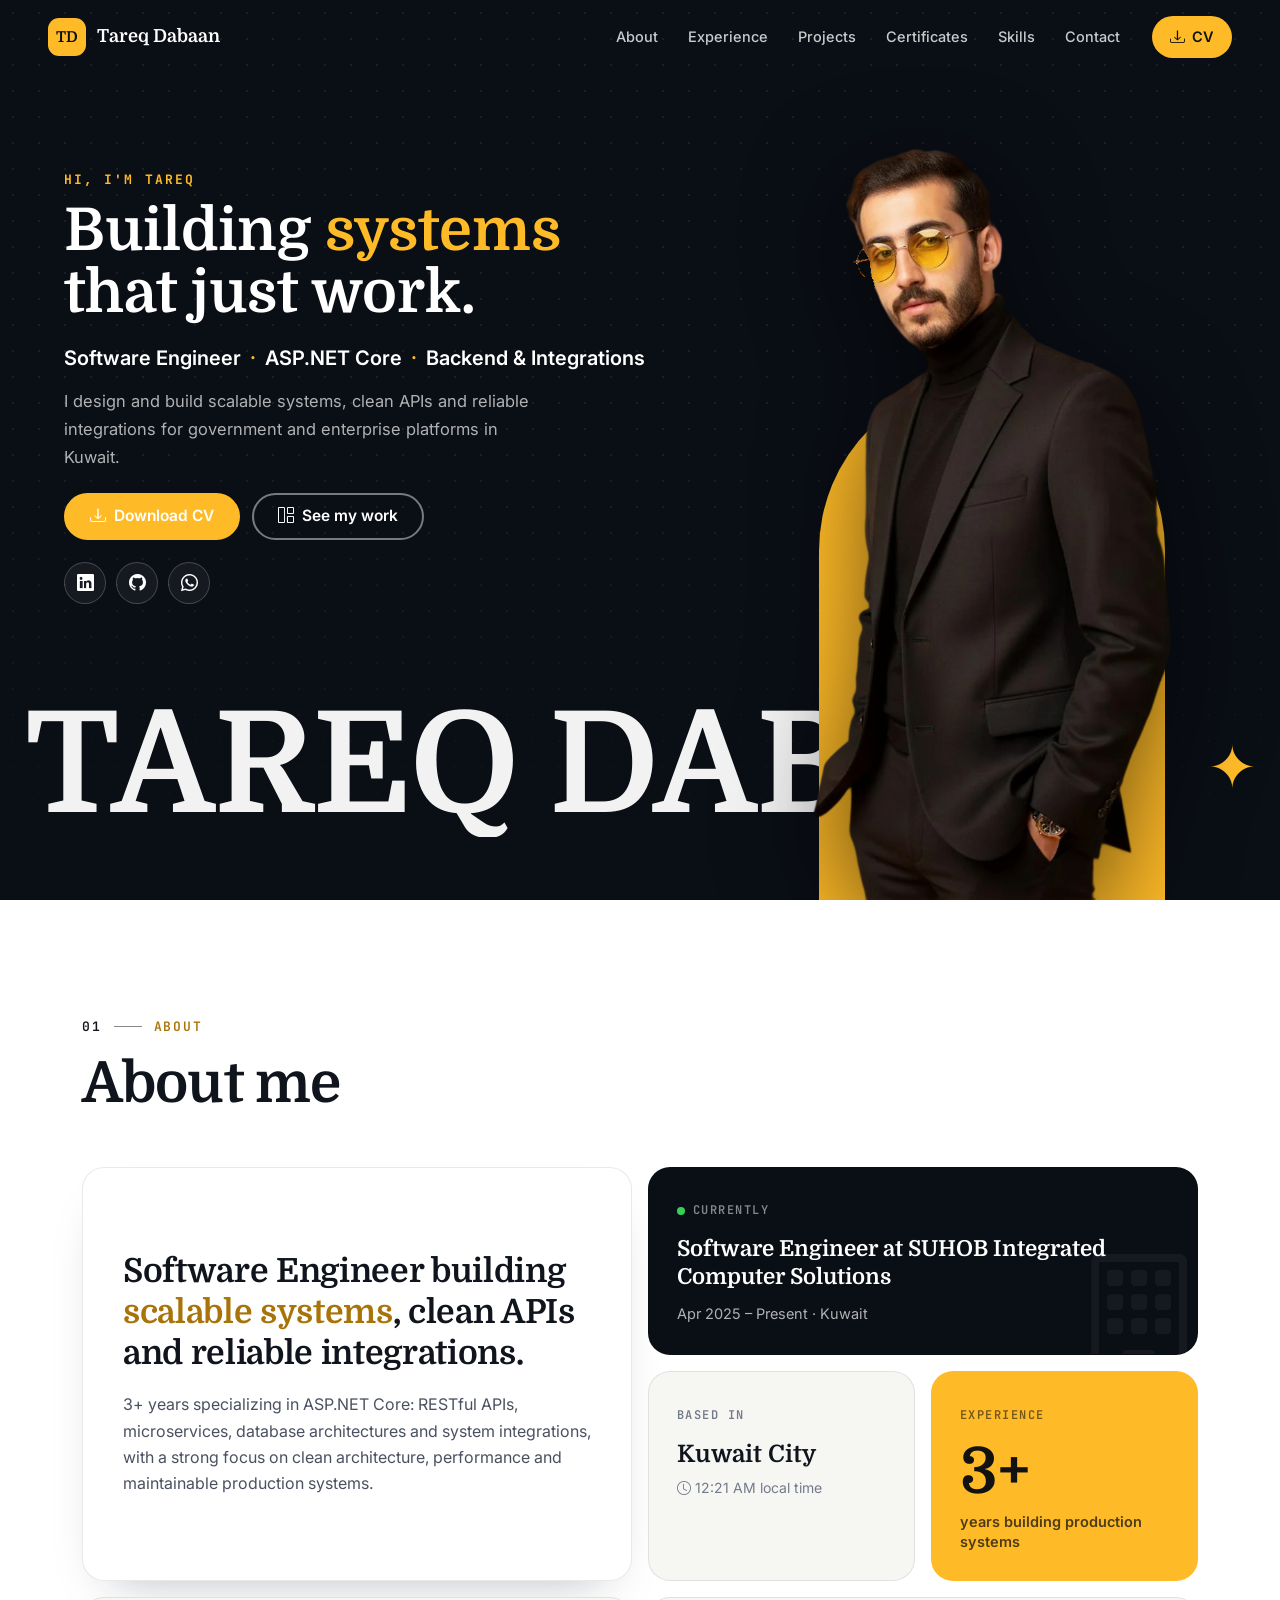
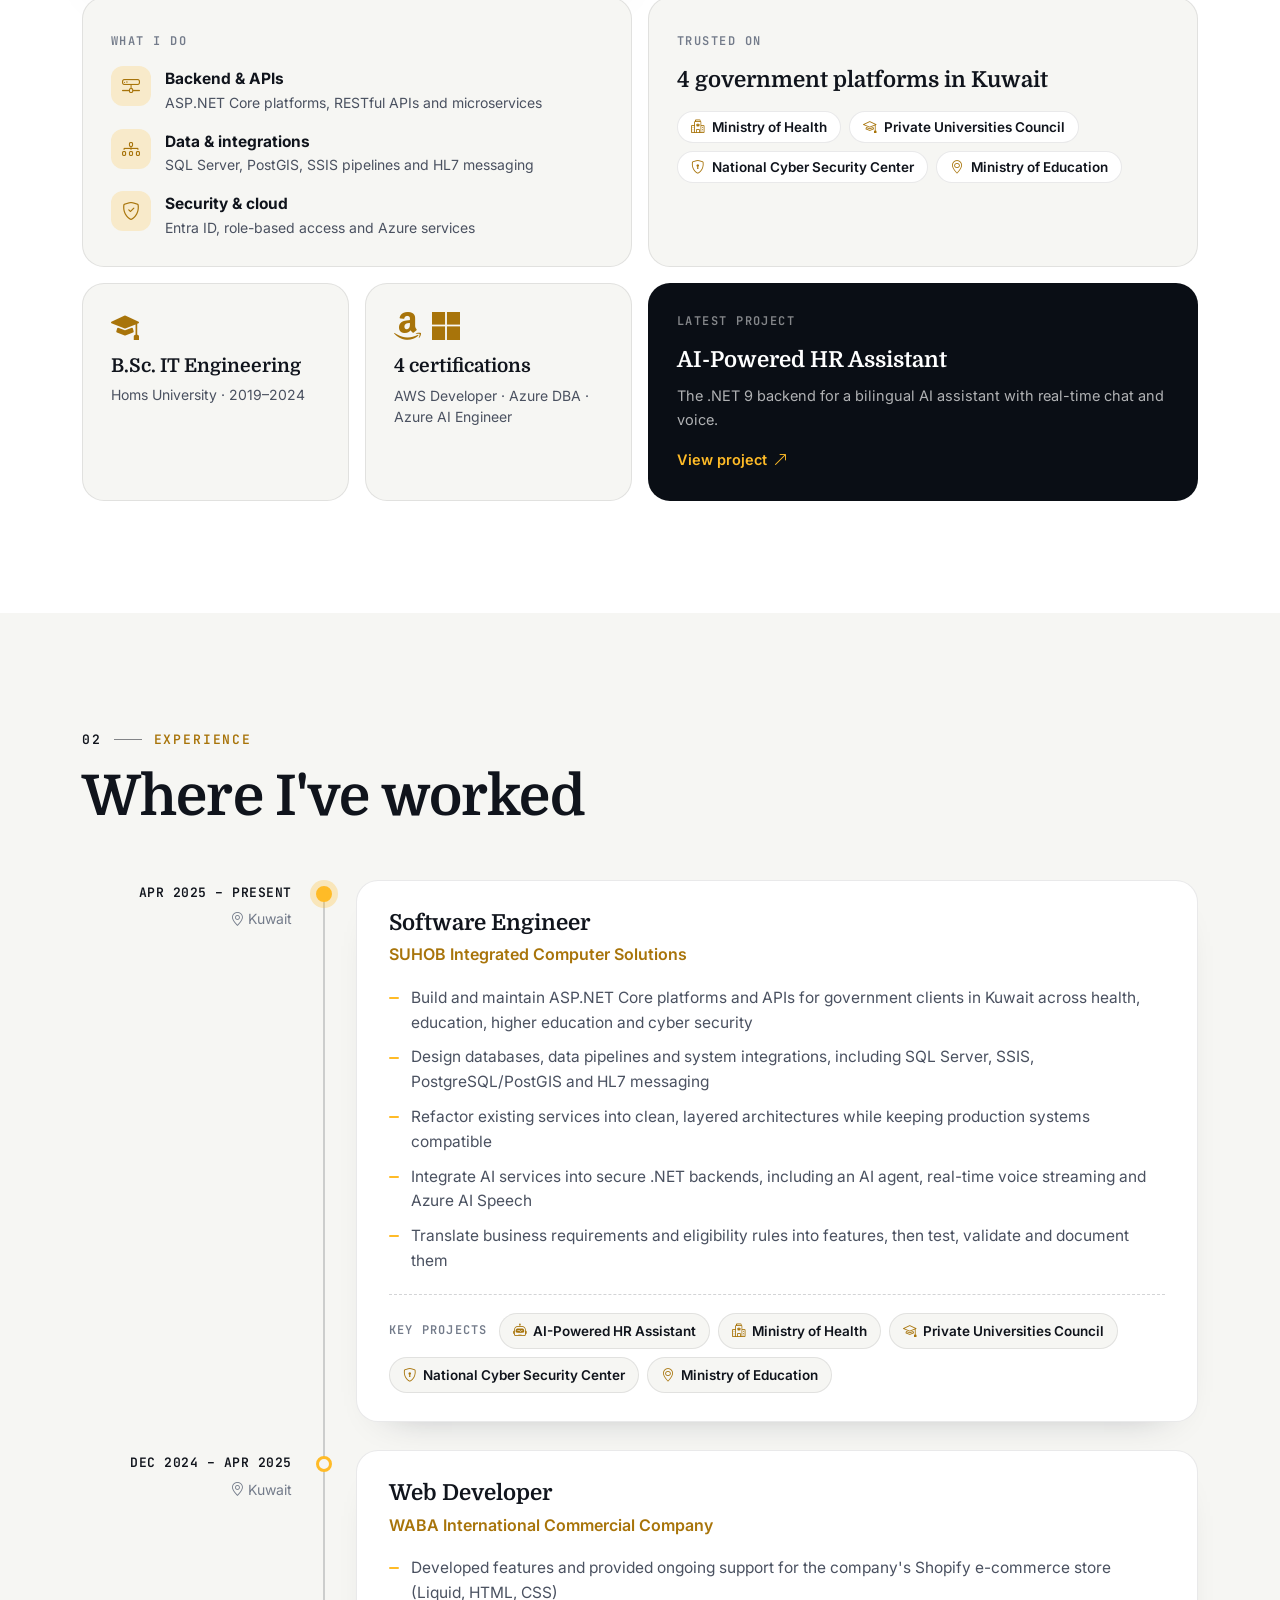
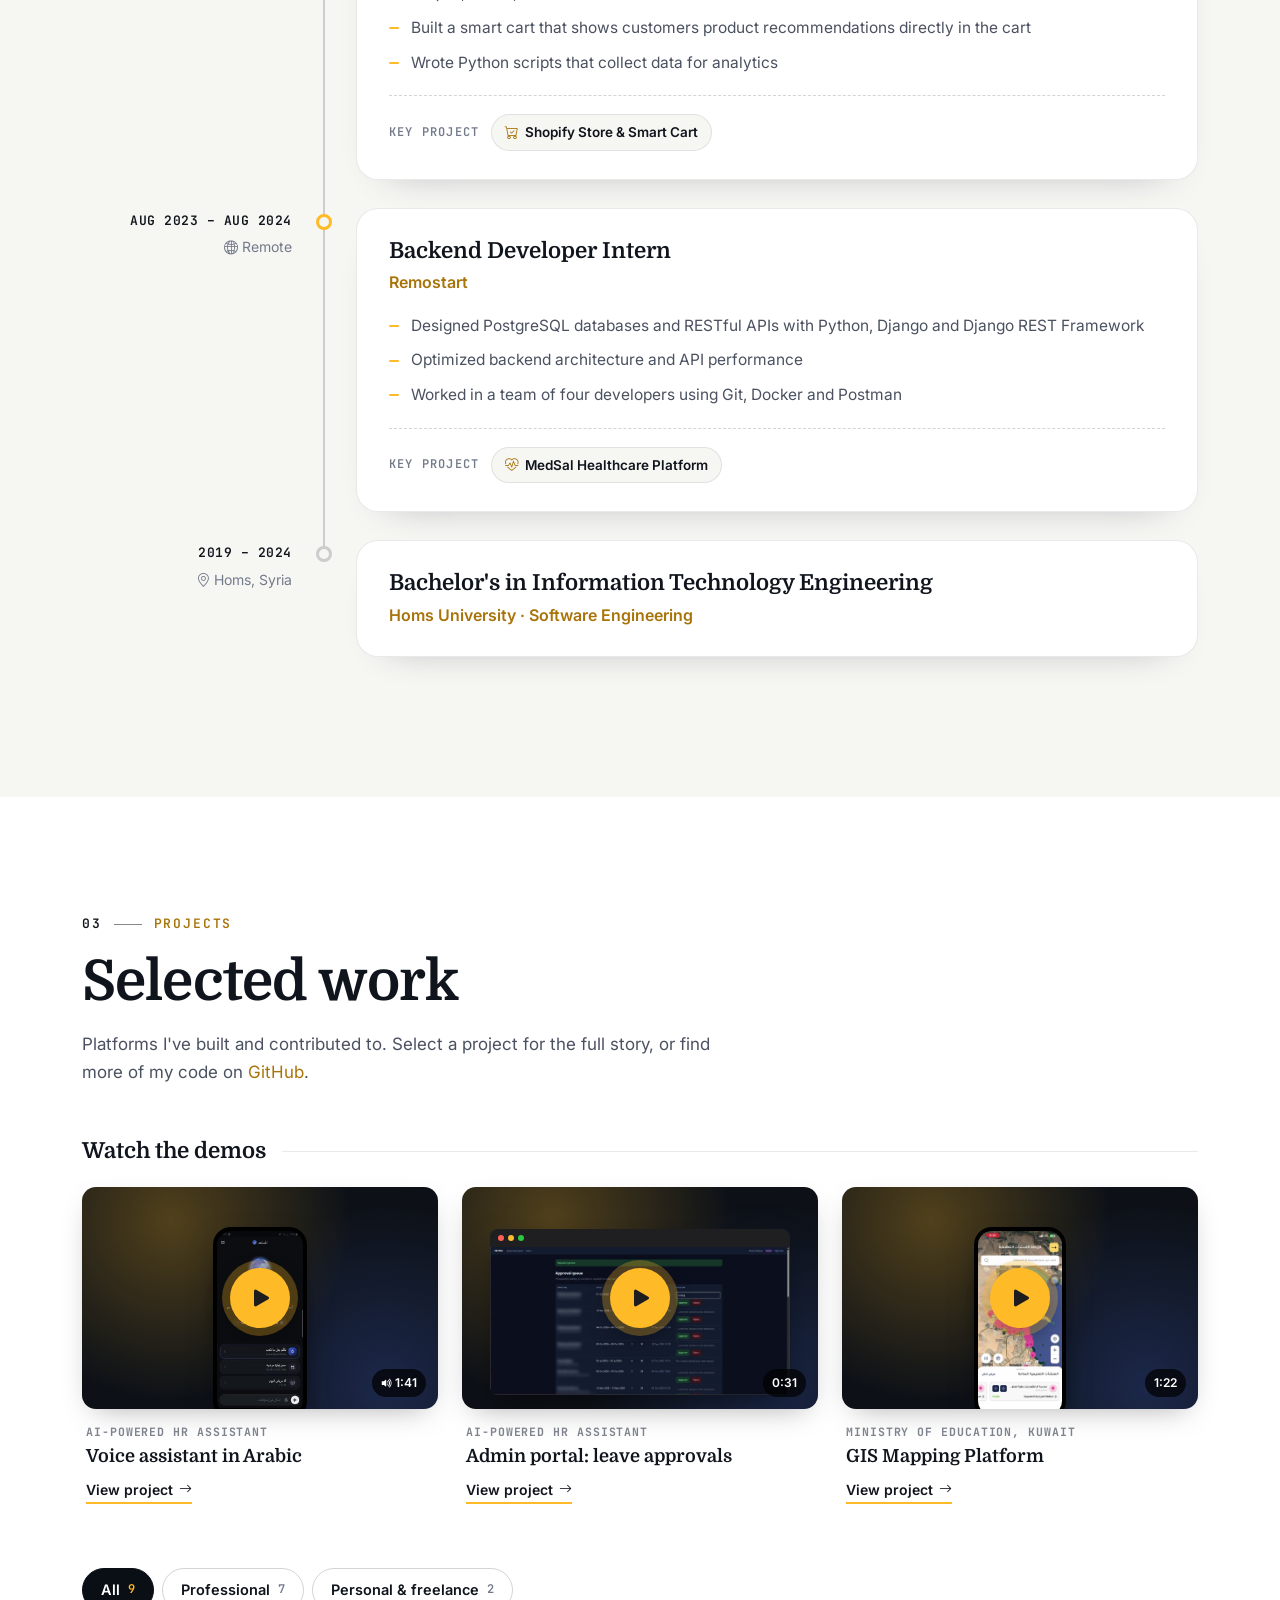
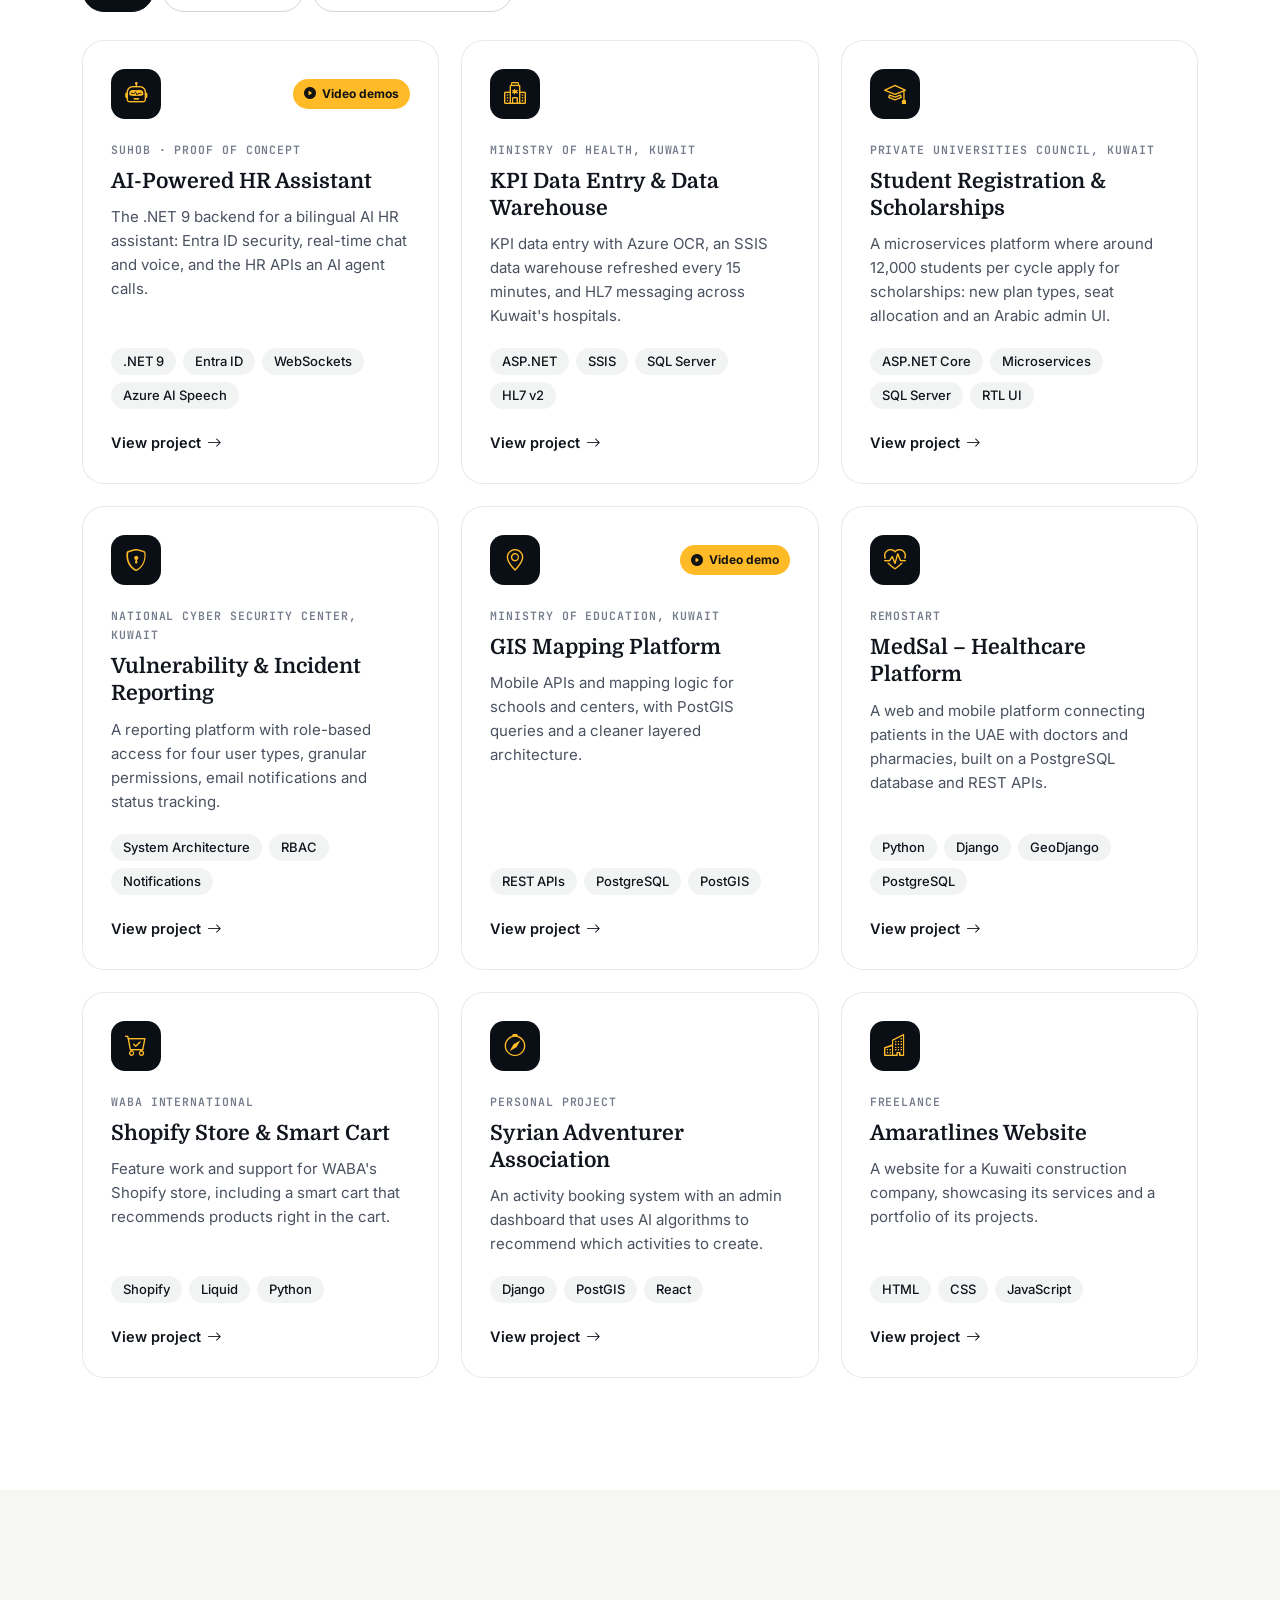
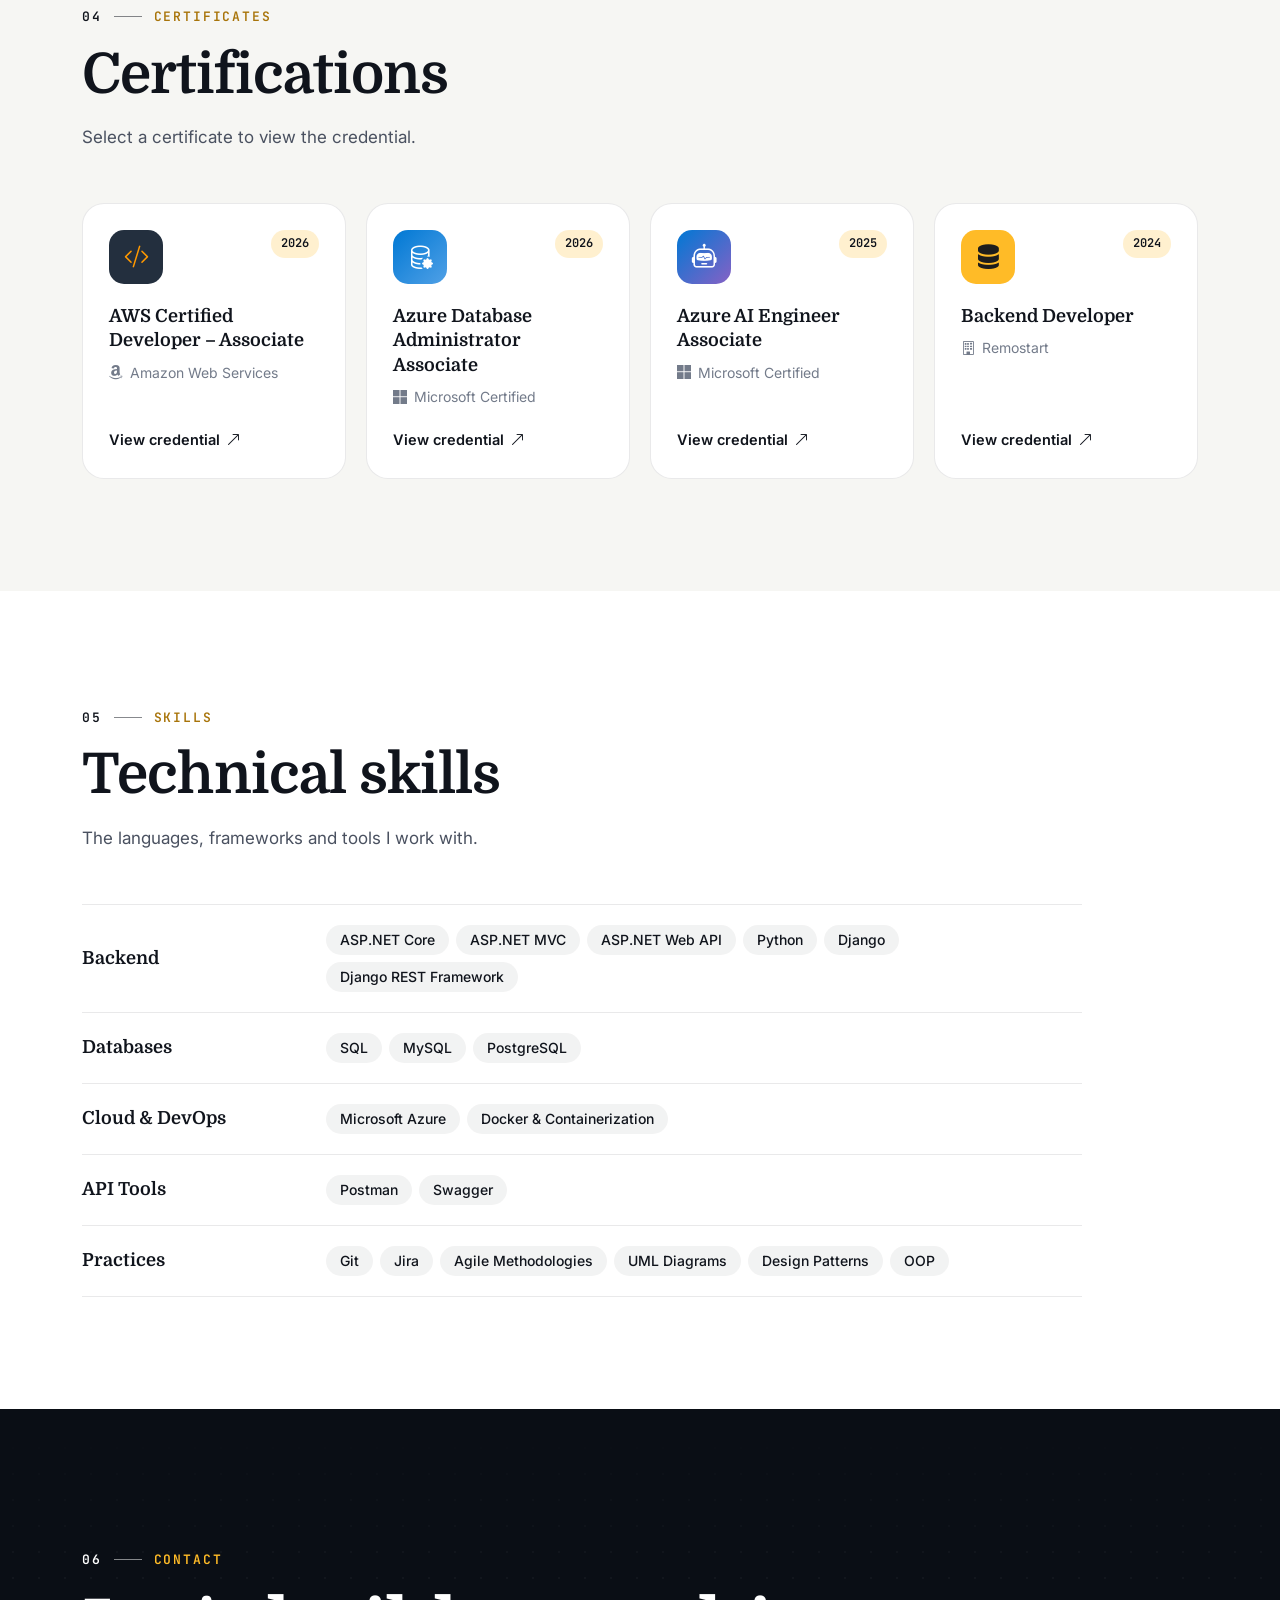
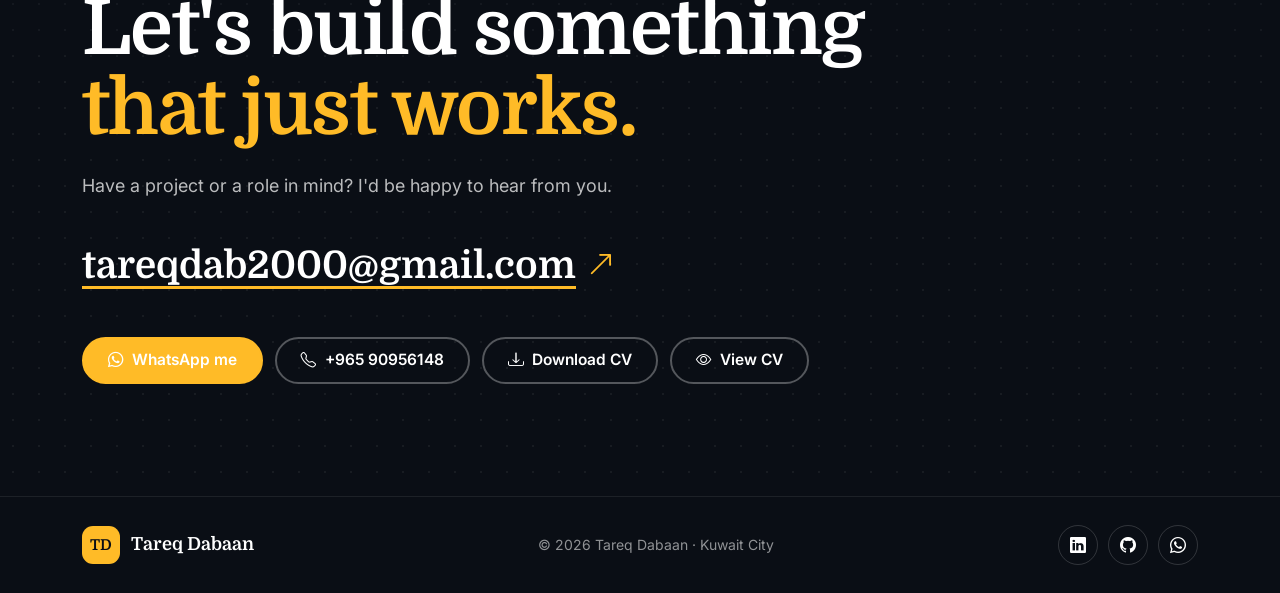
<file: index.html>
<!DOCTYPE html>
<html lang="en">
  <head>
    <meta charset="utf-8" />
    <meta content="width=device-width, initial-scale=1.0" name="viewport" />
    <title>Tareq Dabaan | Software Engineer</title>
    <meta
      name="description"
      content="Tareq Dabaan, Software Engineer in Kuwait specializing in ASP.NET Core, RESTful APIs, microservices, database architecture and system integrations. AWS and Microsoft Azure certified."
    />
    <meta name="author" content="Tareq Dabaan" />
    <meta name="theme-color" content="#0a0e15" />
    <link rel="canonical" href="https://tareqdabaan.github.io/my_portfolio/" />

    <!-- Link previews (LinkedIn, WhatsApp, X, Slack...) -->
    <meta property="og:type" content="website" />
    <meta property="og:site_name" content="Tareq Dabaan" />
    <meta property="og:url" content="https://tareqdabaan.github.io/my_portfolio/" />
    <meta property="og:title" content="Tareq Dabaan | Software Engineer" />
    <meta property="og:description" content="Software Engineer in Kuwait building scalable systems, clean APIs and reliable integrations with ASP.NET Core." />
    <meta property="og:image" content="https://tareqdabaan.github.io/my_portfolio/assets/img/brand/og-image.jpg" />
    <meta property="og:image:width" content="1200" />
    <meta property="og:image:height" content="630" />
    <meta property="og:image:alt" content="Tareq Dabaan, Software Engineer" />
    <meta name="twitter:card" content="summary_large_image" />
    <meta name="twitter:title" content="Tareq Dabaan | Software Engineer" />
    <meta name="twitter:description" content="Software Engineer in Kuwait building scalable systems, clean APIs and reliable integrations with ASP.NET Core." />
    <meta name="twitter:image" content="https://tareqdabaan.github.io/my_portfolio/assets/img/brand/og-image.jpg" />

    <!-- Icons -->
    <link rel="icon" type="image/png" sizes="32x32" href="assets/img/brand/favicon-32.png" />
    <link rel="icon" type="image/png" sizes="512x512" href="assets/img/brand/icon-512.png" />
    <link rel="apple-touch-icon" href="assets/img/brand/apple-touch-icon.png" />

    <link rel="preload" as="image" href="assets/img/tareq-dabaan-cutout.webp" fetchpriority="high" />

    <!-- Fonts -->
    <link href="https://fonts.googleapis.com" rel="preconnect" />
    <link href="https://fonts.gstatic.com" rel="preconnect" crossorigin />
    <link
      href="https://fonts.googleapis.com/css2?family=Domine:wght@600;700&family=Inter:wght@400;500;600;700&family=JetBrains+Mono:wght@500;600&display=swap"
      rel="stylesheet"
    />

    <!-- Vendor CSS -->
    <link href="assets/vendor/bootstrap/css/bootstrap.min.css" rel="stylesheet" />
    <link href="assets/vendor/bootstrap-icons/bootstrap-icons.css" rel="stylesheet" />
    <link href="assets/vendor/aos/aos.css" rel="stylesheet" />

    <!-- Main CSS -->
    <link href="assets/css/main.css?v=20261106" rel="stylesheet" />

    <!-- Structured data for search engines -->
    <script type="application/ld+json">
      {
        "@context": "https://schema.org",
        "@type": "Person",
        "name": "Tareq Dabaan",
        "jobTitle": "Software Engineer",
        "url": "https://tareqdabaan.github.io/my_portfolio/",
        "image": "https://tareqdabaan.github.io/my_portfolio/assets/img/brand/og-image.jpg",
        "email": "mailto:tareqdab2000@gmail.com",
        "address": { "@type": "PostalAddress", "addressLocality": "Kuwait City", "addressCountry": "KW" },
        "worksFor": { "@type": "Organization", "name": "SUHOB Integrated Computer Solutions" },
        "alumniOf": { "@type": "CollegeOrUniversity", "name": "Homs University" },
        "knowsAbout": ["ASP.NET Core", ".NET", "RESTful APIs", "Microservices", "SQL Server", "PostgreSQL", "Microsoft Azure", "System integration"],
        "sameAs": ["https://www.linkedin.com/in/tareq-dabaan-647513225/", "https://github.com/tareqDabaan"]
      }
    </script>
  </head>

  <body class="index-page">
    <a class="skip-link" href="#main">Skip to content</a>

    <!-- ======================= Header ======================= -->
    <header id="header" class="header">
      <div class="header-inner">
        <a href="#hero" class="logo" aria-label="Tareq Dabaan, back to top">
          <span class="logo-mark" aria-hidden="true">TD</span>
          <span class="logo-name">Tareq Dabaan</span>
        </a>

        <nav id="navmenu" class="navmenu" aria-label="Main navigation">
          <ul>
            <li><a href="#about">About</a></li>
            <li><a href="#experience">Experience</a></li>
            <li><a href="#projects">Projects</a></li>
            <li><a href="#certificates">Certificates</a></li>
            <li><a href="#skills">Skills</a></li>
            <li><a href="#contact">Contact</a></li>
          </ul>
          <div class="navmenu-footer">
            <a href="assets/Tareq-Dabaan-CV.pdf" download="Tareq-Dabaan-CV.pdf" class="btn-download-cv"><i class="bi bi-download"></i> Download CV</a>
            <div class="navmenu-social">
              <a href="https://www.linkedin.com/in/tareq-dabaan-647513225/" target="_blank" rel="noopener" aria-label="LinkedIn"><i class="bi bi-linkedin"></i></a>
              <a href="https://github.com/tareqDabaan" target="_blank" rel="noopener" aria-label="GitHub"><i class="bi bi-github"></i></a>
              <a href="https://wa.me/96590956148" target="_blank" rel="noopener" aria-label="WhatsApp"><i class="bi bi-whatsapp"></i></a>
            </div>
          </div>
        </nav>

        <a href="assets/Tareq-Dabaan-CV.pdf" download="Tareq-Dabaan-CV.pdf" class="header-cta"><i class="bi bi-download"></i> CV</a>
        <button type="button" class="mobile-nav-toggle" aria-label="Open menu" aria-controls="navmenu" aria-expanded="false">
          <span></span><span></span>
        </button>
      </div>
    </header>

    <main id="main" class="main">
      <!-- ======================= Hero ======================= -->
      <section id="hero" class="hero section dark-background">
        <!-- Giant name scrolling right to left behind the photo (decorative; the name is in the h1 for screen readers) -->
        <div class="hero-marquee" aria-hidden="true">
          <div class="hero-marquee-track"><span>Tareq Dabaan</span><i>&#10022;</i><span class="outline">Tareq Dabaan</span><i>&#10022;</i><span>Tareq Dabaan</span><i>&#10022;</i><span class="outline">Tareq Dabaan</span><i>&#10022;</i><span>Tareq Dabaan</span><i>&#10022;</i><span class="outline">Tareq Dabaan</span><i>&#10022;</i><span>Tareq Dabaan</span><i>&#10022;</i><span class="outline">Tareq Dabaan</span><i>&#10022;</i></div>
        </div>

        <!-- Photo standing in a tall accent arch -->
        <div class="hero-arch" aria-hidden="true"></div>
        <img class="hero-photo" src="assets/img/tareq-dabaan-cutout.webp" alt="Tareq Dabaan" width="529" height="1086" fetchpriority="high" />

        <div class="hero-content" data-aos="fade-up" data-aos-delay="100">
          <span class="hero-greeting">Hi, I'm Tareq</span>
          <h1>
            <span class="visually-hidden">Tareq Dabaan, Software Engineer. </span>
            Building <em>systems</em><br />that just work.
          </h1>
          <p class="hero-role">
            Software Engineer <span class="sep">&middot;</span> ASP.NET Core
            <span class="sep">&middot;</span> Backend &amp; Integrations
          </p>
          <p class="hero-tagline">
            I design and build scalable systems, clean APIs and reliable
            integrations for government and enterprise platforms in Kuwait.
          </p>

          <div class="hero-actions">
            <a href="assets/Tareq-Dabaan-CV.pdf" download="Tareq-Dabaan-CV.pdf" class="btn-download-cv"><i class="bi bi-download"></i> Download CV</a>
            <a href="#projects" class="btn-view-cv"><i class="bi bi-grid-1x2"></i> See my work</a>
          </div>

          <div class="hero-social">
            <a href="https://www.linkedin.com/in/tareq-dabaan-647513225/" target="_blank" rel="noopener" aria-label="LinkedIn"><i class="bi bi-linkedin"></i></a>
            <a href="https://github.com/tareqDabaan" target="_blank" rel="noopener" aria-label="GitHub"><i class="bi bi-github"></i></a>
            <a href="https://wa.me/96590956148" target="_blank" rel="noopener" aria-label="WhatsApp"><i class="bi bi-whatsapp"></i></a>
          </div>
        </div>
      </section>

      <!-- ======================= About ======================= -->
      <section id="about" class="about section">
        <div class="container section-head" data-aos="fade-up">
          <span class="section-label"><b>01</b> About</span>
          <h2>About me</h2>
        </div>

        <div class="container">
          <div class="bento">
            <div class="tile t-intro" data-aos="fade-up">
              <p class="t-big">
                Software Engineer building <em>scalable systems</em>, clean APIs
                and reliable integrations.
              </p>
              <p>
                3+ years specializing in ASP.NET Core: RESTful APIs, microservices,
                database architectures and system integrations, with a strong
                focus on clean architecture, performance and maintainable
                production systems.
              </p>
            </div>

            <div class="tile t-now tile-dark" data-aos="fade-up" data-aos-delay="100">
              <span class="tile-label"><span class="live-dot" aria-hidden="true"></span>Currently</span>
              <p class="t-role">Software Engineer at SUHOB Integrated Computer Solutions</p>
              <p class="t-meta">Apr 2025 &ndash; Present &middot; Kuwait</p>
              <i class="bi bi-building t-bg-icon" aria-hidden="true"></i>
            </div>

            <div class="tile t-place" data-aos="fade-up" data-aos-delay="150">
              <span class="tile-label">Based in</span>
              <p class="t-city">Kuwait City</p>
              <p class="t-time"><i class="bi bi-clock"></i> <span data-kuwait-time>Kuwait time</span></p>
            </div>

            <div class="tile t-stat tile-accent" data-aos="fade-up" data-aos-delay="200">
              <span class="tile-label">Experience</span>
              <p class="t-num">3+</p>
              <p class="t-num-label">years building production systems</p>
            </div>

            <div class="tile t-focus" data-aos="fade-up">
              <span class="tile-label">What I do</span>
              <ul class="focus-list">
                <li><i class="bi bi-hdd-network"></i><div><strong>Backend &amp; APIs</strong><span>ASP.NET Core platforms, RESTful APIs and microservices</span></div></li>
                <li><i class="bi bi-diagram-3"></i><div><strong>Data &amp; integrations</strong><span>SQL Server, PostGIS, SSIS pipelines and HL7 messaging</span></div></li>
                <li><i class="bi bi-shield-check"></i><div><strong>Security &amp; cloud</strong><span>Entra ID, role-based access and Azure services</span></div></li>
              </ul>
            </div>

            <div class="tile t-gov" data-aos="fade-up" data-aos-delay="100">
              <span class="tile-label">Trusted on</span>
              <p class="t-gov-title">4 government platforms in Kuwait</p>
              <div class="chips">
                <span class="chip"><i class="bi bi-hospital"></i>Ministry of Health</span>
                <span class="chip"><i class="bi bi-mortarboard"></i>Private Universities Council</span>
                <span class="chip"><i class="bi bi-shield-lock"></i>National Cyber Security Center</span>
                <span class="chip"><i class="bi bi-geo-alt"></i>Ministry of Education</span>
              </div>
            </div>

            <div class="tile t-edu" data-aos="fade-up">
              <i class="bi bi-mortarboard-fill t-icon" aria-hidden="true"></i>
              <p class="t-strong">B.Sc. IT Engineering</p>
              <p class="t-sub">Homs University &middot; 2019&ndash;2024</p>
            </div>

            <a href="#certificates" class="tile t-cert" data-aos="fade-up" data-aos-delay="100">
              <span class="t-icon" aria-hidden="true"><i class="bi bi-amazon"></i><i class="bi bi-microsoft"></i></span>
              <p class="t-strong">4 certifications</p>
              <p class="t-sub">AWS Developer &middot; Azure DBA &middot; Azure AI Engineer</p>
            </a>

            <a href="project.html?id=hr-ai-assistant" class="tile t-latest tile-dark" data-aos="fade-up" data-aos-delay="150">
              <span class="tile-label">Latest project</span>
              <p class="t-role">AI-Powered HR Assistant</p>
              <p class="t-meta">The .NET 9 backend for a bilingual AI assistant with real-time chat and voice.</p>
              <span class="t-link">View project <i class="bi bi-arrow-up-right"></i></span>
            </a>
          </div>
        </div>
      </section>

      <!-- ======================= Experience ======================= -->
      <section id="experience" class="experience section section-alt">
        <div class="container section-head" data-aos="fade-up">
          <span class="section-label"><b>02</b> Experience</span>
          <h2>Where I've worked</h2>
        </div>

        <div class="container">
          <ol class="timeline">
            <li class="tl-item is-current" data-aos="fade-up">
              <div class="tl-when">
                <span class="tl-date">Apr 2025 &ndash; Present</span>
                <span class="tl-place"><i class="bi bi-geo-alt"></i> Kuwait</span>
              </div>
              <div class="tl-card">
                <h3>Software Engineer</h3>
                <p class="tl-company">SUHOB Integrated Computer Solutions</p>
                <ul class="tl-points">
                  <li>Build and maintain ASP.NET Core platforms and APIs for government clients in Kuwait across health, education, higher education and cyber security</li>
                  <li>Design databases, data pipelines and system integrations, including SQL Server, SSIS, PostgreSQL/PostGIS and HL7 messaging</li>
                  <li>Refactor existing services into clean, layered architectures while keeping production systems compatible</li>
                  <li>Integrate AI services into secure .NET backends, including an AI agent, real-time voice streaming and Azure AI Speech</li>
                  <li>Translate business requirements and eligibility rules into features, then test, validate and document them</li>
                </ul>
                <div class="tl-projects">
                  <span>Key projects</span>
                  <a href="project.html?id=hr-ai-assistant"><i class="bi bi-robot"></i> AI-Powered HR Assistant</a>
                  <a href="project.html?id=moh"><i class="bi bi-hospital"></i> Ministry of Health</a>
                  <a href="project.html?id=puc"><i class="bi bi-mortarboard"></i> Private Universities Council</a>
                  <a href="project.html?id=ncsc"><i class="bi bi-shield-lock"></i> National Cyber Security Center</a>
                  <a href="project.html?id=moe-gis"><i class="bi bi-geo-alt"></i> Ministry of Education</a>
                </div>
              </div>
            </li>

            <li class="tl-item" data-aos="fade-up">
              <div class="tl-when">
                <span class="tl-date">Dec 2024 &ndash; Apr 2025</span>
                <span class="tl-place"><i class="bi bi-geo-alt"></i> Kuwait</span>
              </div>
              <div class="tl-card">
                <h3>Web Developer</h3>
                <p class="tl-company">WABA International Commercial Company</p>
                <ul class="tl-points">
                  <li>Developed features and provided ongoing support for the company's Shopify e-commerce store (Liquid, HTML, CSS)</li>
                  <li>Built a smart cart that shows customers product recommendations directly in the cart</li>
                  <li>Wrote Python scripts that collect data for analytics</li>
                </ul>
                <div class="tl-projects">
                  <span>Key project</span>
                  <a href="project.html?id=waba-shopify"><i class="bi bi-cart-check"></i> Shopify Store &amp; Smart Cart</a>
                </div>
              </div>
            </li>

            <li class="tl-item" data-aos="fade-up">
              <div class="tl-when">
                <span class="tl-date">Aug 2023 &ndash; Aug 2024</span>
                <span class="tl-place"><i class="bi bi-globe2"></i> Remote</span>
              </div>
              <div class="tl-card">
                <h3>Backend Developer Intern</h3>
                <p class="tl-company">Remostart</p>
                <ul class="tl-points">
                  <li>Designed PostgreSQL databases and RESTful APIs with Python, Django and Django REST Framework</li>
                  <li>Optimized backend architecture and API performance</li>
                  <li>Worked in a team of four developers using Git, Docker and Postman</li>
                </ul>
                <div class="tl-projects">
                  <span>Key project</span>
                  <a href="project.html?id=medsal"><i class="bi bi-heart-pulse"></i> MedSal Healthcare Platform</a>
                </div>
              </div>
            </li>

            <li class="tl-item is-education" data-aos="fade-up">
              <div class="tl-when">
                <span class="tl-date">2019 &ndash; 2024</span>
                <span class="tl-place"><i class="bi bi-geo-alt"></i> Homs, Syria</span>
              </div>
              <div class="tl-card">
                <h3>Bachelor's in Information Technology Engineering</h3>
                <p class="tl-company">Homs University &middot; Software Engineering</p>
              </div>
            </li>
          </ol>
        </div>
      </section>

      <!-- ======================= Projects ======================= -->
      <section id="projects" class="projects section">
        <div class="container section-head" data-aos="fade-up">
          <span class="section-label"><b>03</b> Projects</span>
          <h2>Selected work</h2>
          <p>
            Platforms I've built and contributed to. Select a project for the
            full story, or find more of my code on
            <a href="https://github.com/tareqDabaan" target="_blank" rel="noopener">GitHub</a>.
          </p>
        </div>

        <div class="container">
          <!-- "Watch the demos" strip: built from the videos in assets/js/projects-data.js -->
          <div id="demo-strip" class="demo-strip"></div>

          <div class="project-filter" role="group" aria-label="Filter projects" data-aos="fade-up">
            <button type="button" class="is-active" data-filter="all" aria-pressed="true">All <span>9</span></button>
            <button type="button" data-filter="work" aria-pressed="false">Professional <span>7</span></button>
            <button type="button" data-filter="personal" aria-pressed="false">Personal &amp; freelance <span>2</span></button>
          </div>

          <div class="project-grid">
            <article class="project-card" data-category="work" data-aos="fade-up">
              <div class="pc-top"><span class="pc-icon"><i class="bi bi-robot"></i></span><span class="pc-badge"><i class="bi bi-play-circle-fill"></i> Video demos</span></div>
              <span class="pc-client">SUHOB &middot; Proof of concept</span>
              <h3>AI-Powered HR Assistant</h3>
              <p>The .NET 9 backend for a bilingual AI HR assistant: Entra ID security, real-time chat and voice, and the HR APIs an AI agent calls.</p>
              <ul class="tag-list"><li>.NET 9</li><li>Entra ID</li><li>WebSockets</li><li>Azure AI Speech</li></ul>
              <a href="project.html?id=hr-ai-assistant" class="pc-link stretched-link">View project <i class="bi bi-arrow-right"></i></a>
            </article>

            <article class="project-card" data-category="work" data-aos="fade-up" data-aos-delay="100">
              <div class="pc-top"><span class="pc-icon"><i class="bi bi-hospital"></i></span></div>
              <span class="pc-client">Ministry of Health, Kuwait</span>
              <h3>KPI Data Entry &amp; Data Warehouse</h3>
              <p>KPI data entry with Azure OCR, an SSIS data warehouse refreshed every 15 minutes, and HL7 messaging across Kuwait's hospitals.</p>
              <ul class="tag-list"><li>ASP.NET</li><li>SSIS</li><li>SQL Server</li><li>HL7 v2</li></ul>
              <a href="project.html?id=moh" class="pc-link stretched-link">View project <i class="bi bi-arrow-right"></i></a>
            </article>

            <article class="project-card" data-category="work" data-aos="fade-up" data-aos-delay="200">
              <div class="pc-top"><span class="pc-icon"><i class="bi bi-mortarboard"></i></span></div>
              <span class="pc-client">Private Universities Council, Kuwait</span>
              <h3>Student Registration &amp; Scholarships</h3>
              <p>A microservices platform where around 12,000 students per cycle apply for scholarships: new plan types, seat allocation and an Arabic admin UI.</p>
              <ul class="tag-list"><li>ASP.NET Core</li><li>Microservices</li><li>SQL Server</li><li>RTL UI</li></ul>
              <a href="project.html?id=puc" class="pc-link stretched-link">View project <i class="bi bi-arrow-right"></i></a>
            </article>

            <article class="project-card" data-category="work" data-aos="fade-up">
              <div class="pc-top"><span class="pc-icon"><i class="bi bi-shield-lock"></i></span></div>
              <span class="pc-client">National Cyber Security Center, Kuwait</span>
              <h3>Vulnerability &amp; Incident Reporting</h3>
              <p>A reporting platform with role-based access for four user types, granular permissions, email notifications and status tracking.</p>
              <ul class="tag-list"><li>System Architecture</li><li>RBAC</li><li>Notifications</li></ul>
              <a href="project.html?id=ncsc" class="pc-link stretched-link">View project <i class="bi bi-arrow-right"></i></a>
            </article>

            <article class="project-card" data-category="work" data-aos="fade-up" data-aos-delay="100">
              <div class="pc-top"><span class="pc-icon"><i class="bi bi-geo-alt"></i></span><span class="pc-badge"><i class="bi bi-play-circle-fill"></i> Video demo</span></div>
              <span class="pc-client">Ministry of Education, Kuwait</span>
              <h3>GIS Mapping Platform</h3>
              <p>Mobile APIs and mapping logic for schools and centers, with PostGIS queries and a cleaner layered architecture.</p>
              <ul class="tag-list"><li>REST APIs</li><li>PostgreSQL</li><li>PostGIS</li></ul>
              <a href="project.html?id=moe-gis" class="pc-link stretched-link">View project <i class="bi bi-arrow-right"></i></a>
            </article>

            <article class="project-card" data-category="work" data-aos="fade-up" data-aos-delay="200">
              <div class="pc-top"><span class="pc-icon"><i class="bi bi-heart-pulse"></i></span></div>
              <span class="pc-client">Remostart</span>
              <h3>MedSal &ndash; Healthcare Platform</h3>
              <p>A web and mobile platform connecting patients in the UAE with doctors and pharmacies, built on a PostgreSQL database and REST APIs.</p>
              <ul class="tag-list"><li>Python</li><li>Django</li><li>GeoDjango</li><li>PostgreSQL</li></ul>
              <a href="project.html?id=medsal" class="pc-link stretched-link">View project <i class="bi bi-arrow-right"></i></a>
            </article>

            <article class="project-card" data-category="work" data-aos="fade-up">
              <div class="pc-top"><span class="pc-icon"><i class="bi bi-cart-check"></i></span></div>
              <span class="pc-client">WABA International</span>
              <h3>Shopify Store &amp; Smart Cart</h3>
              <p>Feature work and support for WABA's Shopify store, including a smart cart that recommends products right in the cart.</p>
              <ul class="tag-list"><li>Shopify</li><li>Liquid</li><li>Python</li></ul>
              <a href="project.html?id=waba-shopify" class="pc-link stretched-link">View project <i class="bi bi-arrow-right"></i></a>
            </article>

            <article class="project-card" data-category="personal" data-aos="fade-up" data-aos-delay="100">
              <div class="pc-top"><span class="pc-icon"><i class="bi bi-compass"></i></span></div>
              <span class="pc-client">Personal project</span>
              <h3>Syrian Adventurer Association</h3>
              <p>An activity booking system with an admin dashboard that uses AI algorithms to recommend which activities to create.</p>
              <ul class="tag-list"><li>Django</li><li>PostGIS</li><li>React</li></ul>
              <a href="project.html?id=syrian-adventurer" class="pc-link stretched-link">View project <i class="bi bi-arrow-right"></i></a>
            </article>

            <article class="project-card" data-category="personal" data-aos="fade-up" data-aos-delay="200">
              <div class="pc-top"><span class="pc-icon"><i class="bi bi-buildings"></i></span></div>
              <span class="pc-client">Freelance</span>
              <h3>Amaratlines Website</h3>
              <p>A website for a Kuwaiti construction company, showcasing its services and a portfolio of its projects.</p>
              <ul class="tag-list"><li>HTML</li><li>CSS</li><li>JavaScript</li></ul>
              <a href="project.html?id=amaratlines" class="pc-link stretched-link">View project <i class="bi bi-arrow-right"></i></a>
            </article>
          </div>
        </div>
      </section>

      <!-- ======================= Certificates ======================= -->
      <section id="certificates" class="certificates section section-alt">
        <div class="container section-head" data-aos="fade-up">
          <span class="section-label"><b>04</b> Certificates</span>
          <h2>Certifications</h2>
          <p>Select a certificate to view the credential.</p>
        </div>

        <div class="container">
          <div class="cert-grid">
            <a class="cert-card" href="https://drive.google.com/file/d/1twF37LVqglIn0zsl0g-gbmTQkCIe4ado/view?usp=drive_link" target="_blank" rel="noopener" data-aos="fade-up">
              <span class="cert-icon cert-aws" aria-hidden="true"><i class="bi bi-code-slash"></i></span>
              <span class="cert-year">2026</span>
              <h3>AWS Certified Developer &ndash; Associate</h3>
              <span class="cert-issuer"><i class="bi bi-amazon"></i> Amazon Web Services</span>
              <span class="cert-view">View credential <i class="bi bi-arrow-up-right"></i></span>
            </a>
            <a class="cert-card" href="https://drive.google.com/file/d/138YvAvVSjOOvtTJNG0Uq7_hjbXqnVy7Z/view?usp=drive_link" target="_blank" rel="noopener" data-aos="fade-up" data-aos-delay="100">
              <span class="cert-icon cert-azure" aria-hidden="true"><i class="bi bi-database-gear"></i></span>
              <span class="cert-year">2026</span>
              <h3>Azure Database Administrator Associate</h3>
              <span class="cert-issuer"><i class="bi bi-microsoft"></i> Microsoft Certified</span>
              <span class="cert-view">View credential <i class="bi bi-arrow-up-right"></i></span>
            </a>
            <a class="cert-card" href="https://drive.google.com/file/d/12tgua8RQabVTicNmnRXzkX1JZZQ8_vh7/view?usp=drive_link" target="_blank" rel="noopener" data-aos="fade-up" data-aos-delay="200">
              <span class="cert-icon cert-azure-ai" aria-hidden="true"><i class="bi bi-robot"></i></span>
              <span class="cert-year">2025</span>
              <h3>Azure AI Engineer Associate</h3>
              <span class="cert-issuer"><i class="bi bi-microsoft"></i> Microsoft Certified</span>
              <span class="cert-view">View credential <i class="bi bi-arrow-up-right"></i></span>
            </a>
            <a class="cert-card" href="https://drive.google.com/file/d/121wGuQmTItgM2MSyzz44llJ8y5XWBEFv/view?usp=drive_link" target="_blank" rel="noopener" data-aos="fade-up" data-aos-delay="300">
              <span class="cert-icon cert-backend" aria-hidden="true"><i class="bi bi-server"></i></span>
              <span class="cert-year">2024</span>
              <h3>Backend Developer</h3>
              <span class="cert-issuer"><i class="bi bi-building"></i> Remostart</span>
              <span class="cert-view">View credential <i class="bi bi-arrow-up-right"></i></span>
            </a>
          </div>
        </div>
      </section>

      <!-- ======================= Skills ======================= -->
      <section id="skills" class="skills section">
        <div class="container section-head" data-aos="fade-up">
          <span class="section-label"><b>05</b> Skills</span>
          <h2>Technical skills</h2>
          <p>The languages, frameworks and tools I work with.</p>
        </div>

        <div class="container" data-aos="fade-up">
          <div class="skills-list">
            <div class="skills-row">
              <h3>Backend</h3>
              <ul class="tag-list"><li>ASP.NET Core</li><li>ASP.NET MVC</li><li>ASP.NET Web API</li><li>Python</li><li>Django</li><li>Django REST Framework</li></ul>
            </div>
            <div class="skills-row">
              <h3>Databases</h3>
              <ul class="tag-list"><li>SQL</li><li>MySQL</li><li>PostgreSQL</li></ul>
            </div>
            <div class="skills-row">
              <h3>Cloud &amp; DevOps</h3>
              <ul class="tag-list"><li>Microsoft Azure</li><li>Docker &amp; Containerization</li></ul>
            </div>
            <div class="skills-row">
              <h3>API Tools</h3>
              <ul class="tag-list"><li>Postman</li><li>Swagger</li></ul>
            </div>
            <div class="skills-row">
              <h3>Practices</h3>
              <ul class="tag-list"><li>Git</li><li>Jira</li><li>Agile Methodologies</li><li>UML Diagrams</li><li>Design Patterns</li><li>OOP</li></ul>
            </div>
          </div>
        </div>
      </section>

      <!-- ======================= Contact ======================= -->
      <section id="contact" class="contact section dark-background">
        <div class="container">
          <div class="contact-inner" data-aos="fade-up">
            <span class="section-label"><b>06</b> Contact</span>
            <h2>Let's build something <em>that just works.</em></h2>
            <p class="contact-lead">Have a project or a role in mind? I'd be happy to hear from you.</p>

            <a class="contact-email" href="mailto:tareqdab2000@gmail.com">tareqdab2000@gmail.com <i class="bi bi-arrow-up-right"></i></a>

            <div class="contact-actions">
              <a href="https://wa.me/96590956148" target="_blank" rel="noopener" class="btn-download-cv"><i class="bi bi-whatsapp"></i> WhatsApp me</a>
              <a href="tel:+96590956148" class="btn-view-cv"><i class="bi bi-telephone"></i> +965 90956148</a>
              <a href="assets/Tareq-Dabaan-CV.pdf" download="Tareq-Dabaan-CV.pdf" class="btn-view-cv"><i class="bi bi-download"></i> Download CV</a>
              <a href="assets/Tareq-Dabaan-CV.pdf" target="_blank" rel="noopener" class="btn-view-cv"><i class="bi bi-eye"></i> View CV</a>
            </div>
          </div>
        </div>
      </section>
    </main>

    <!-- ======================= Footer ======================= -->
    <footer id="footer" class="footer dark-background">
      <div class="container footer-inner">
        <a href="#hero" class="logo" aria-label="Tareq Dabaan, back to top">
          <span class="logo-mark" aria-hidden="true">TD</span>
          <span class="logo-name">Tareq Dabaan</span>
        </a>
        <p class="footer-copy">&copy; <span id="copyright-year">2026</span> Tareq Dabaan &middot; Kuwait City</p>
        <div class="footer-social">
          <a href="https://www.linkedin.com/in/tareq-dabaan-647513225/" target="_blank" rel="noopener" aria-label="LinkedIn"><i class="bi bi-linkedin"></i></a>
          <a href="https://github.com/tareqDabaan" target="_blank" rel="noopener" aria-label="GitHub"><i class="bi bi-github"></i></a>
          <a href="https://wa.me/96590956148" target="_blank" rel="noopener" aria-label="WhatsApp"><i class="bi bi-whatsapp"></i></a>
        </div>
      </div>
    </footer>

    <a href="#hero" id="scroll-top" class="scroll-top" aria-label="Back to top"><i class="bi bi-arrow-up"></i></a>

    <!-- Scripts -->
    <script src="assets/vendor/aos/aos.js"></script>
    <script src="assets/js/projects-data.js?v=20261106"></script>
    <script src="assets/js/demo-strip.js?v=20261106"></script>
    <script src="assets/js/main.js?v=20261106"></script>
  </body>
</html>
</file>
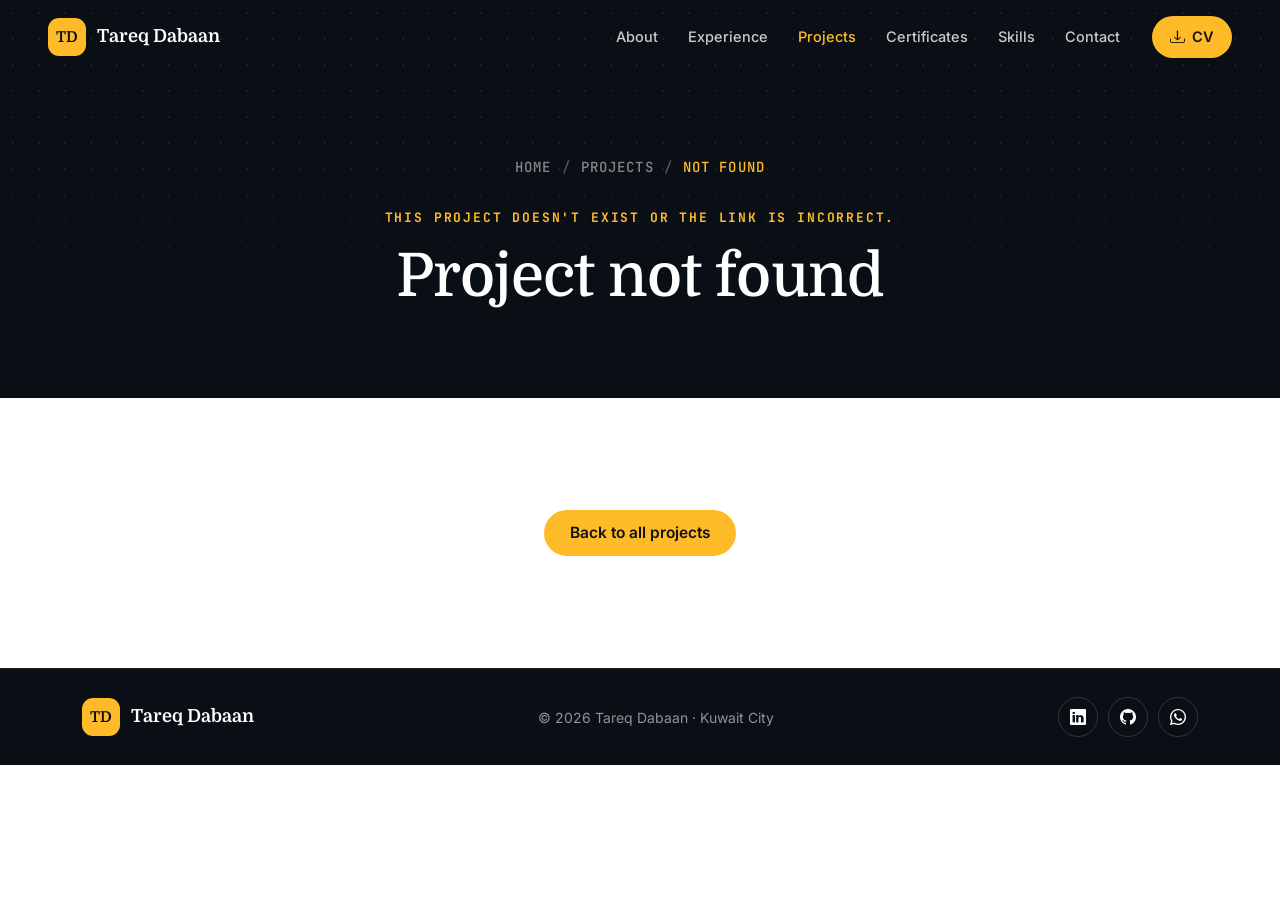
<file: project.html>
<!DOCTYPE html>
<html lang="en">
  <head>
    <meta charset="utf-8" />
    <meta content="width=device-width, initial-scale=1.0" name="viewport" />
    <title>Project | Tareq Dabaan</title>
    <meta
      name="description"
      content="Project details from the portfolio of Tareq Dabaan, Software Engineer specializing in ASP.NET Core, APIs and system integrations."
    />
    <meta name="author" content="Tareq Dabaan" />
    <meta name="theme-color" content="#0a0e15" />

    <!-- Link previews -->
    <meta property="og:type" content="website" />
    <meta property="og:site_name" content="Tareq Dabaan" />
    <meta property="og:title" content="Projects | Tareq Dabaan, Software Engineer" />
    <meta property="og:description" content="Platforms Tareq Dabaan built and contributed to: ASP.NET Core backends, APIs and system integrations." />
    <meta property="og:image" content="https://tareqdabaan.github.io/my_portfolio/assets/img/brand/og-image.jpg" />
    <meta property="og:image:width" content="1200" />
    <meta property="og:image:height" content="630" />
    <meta name="twitter:card" content="summary_large_image" />
    <meta name="twitter:image" content="https://tareqdabaan.github.io/my_portfolio/assets/img/brand/og-image.jpg" />

    <!-- Icons -->
    <link rel="icon" type="image/png" sizes="32x32" href="assets/img/brand/favicon-32.png" />
    <link rel="icon" type="image/png" sizes="512x512" href="assets/img/brand/icon-512.png" />
    <link rel="apple-touch-icon" href="assets/img/brand/apple-touch-icon.png" />

    <!-- Fonts -->
    <link href="https://fonts.googleapis.com" rel="preconnect" />
    <link href="https://fonts.gstatic.com" rel="preconnect" crossorigin />
    <link
      href="https://fonts.googleapis.com/css2?family=Domine:wght@600;700&family=Inter:wght@400;500;600;700&family=JetBrains+Mono:wght@500;600&display=swap"
      rel="stylesheet"
    />

    <!-- Vendor CSS -->
    <link href="assets/vendor/bootstrap/css/bootstrap.min.css" rel="stylesheet" />
    <link href="assets/vendor/bootstrap-icons/bootstrap-icons.css" rel="stylesheet" />
    <link href="assets/vendor/aos/aos.css" rel="stylesheet" />

    <!-- Main CSS -->
    <link href="assets/css/main.css?v=20261106" rel="stylesheet" />
  </head>

  <body class="project-page">
    <a class="skip-link" href="#main">Skip to content</a>

    <!-- ======================= Header ======================= -->
    <header id="header" class="header">
      <div class="header-inner">
        <a href="index.html" class="logo" aria-label="Tareq Dabaan, home">
          <span class="logo-mark" aria-hidden="true">TD</span>
          <span class="logo-name">Tareq Dabaan</span>
        </a>

        <nav id="navmenu" class="navmenu" aria-label="Main navigation">
          <ul>
            <li><a href="index.html#about">About</a></li>
            <li><a href="index.html#experience">Experience</a></li>
            <li><a href="index.html#projects" class="active">Projects</a></li>
            <li><a href="index.html#certificates">Certificates</a></li>
            <li><a href="index.html#skills">Skills</a></li>
            <li><a href="index.html#contact">Contact</a></li>
          </ul>
          <div class="navmenu-footer">
            <a href="assets/Tareq-Dabaan-CV.pdf" download="Tareq-Dabaan-CV.pdf" class="btn-download-cv"><i class="bi bi-download"></i> Download CV</a>
            <div class="navmenu-social">
              <a href="https://www.linkedin.com/in/tareq-dabaan-647513225/" target="_blank" rel="noopener" aria-label="LinkedIn"><i class="bi bi-linkedin"></i></a>
              <a href="https://github.com/tareqDabaan" target="_blank" rel="noopener" aria-label="GitHub"><i class="bi bi-github"></i></a>
              <a href="https://wa.me/96590956148" target="_blank" rel="noopener" aria-label="WhatsApp"><i class="bi bi-whatsapp"></i></a>
            </div>
          </div>
        </nav>

        <a href="assets/Tareq-Dabaan-CV.pdf" download="Tareq-Dabaan-CV.pdf" class="header-cta"><i class="bi bi-download"></i> CV</a>
        <button type="button" class="mobile-nav-toggle" aria-label="Open menu" aria-controls="navmenu" aria-expanded="false">
          <span></span><span></span>
        </button>
      </div>
    </header>

    <main id="main" class="main">
      <!-- Page title -->
      <div class="page-title project-title dark-background">
        <div class="container">
          <nav class="breadcrumbs" aria-label="Breadcrumb">
            <ol>
              <li><a href="index.html">Home</a></li>
              <li><a href="index.html#projects">Projects</a></li>
              <li class="current" id="project-crumb" aria-current="page">Project</li>
            </ol>
          </nav>
          <div class="project-title-icon" id="project-icon" aria-hidden="true"></div>
          <p class="project-title-client" id="project-client"></p>
          <h1 id="project-title">Project</h1>
        </div>
      </div>

      <!-- Project details -->
      <section id="project-details" class="project-details section">
        <div class="container">
          <div class="row gy-5">
            <div class="col-lg-8" id="project-main" data-aos="fade-up"></div>
            <div class="col-lg-4" data-aos="fade-up" data-aos-delay="100">
              <aside class="project-info" id="project-info"></aside>
            </div>
          </div>

          <nav class="project-pager" id="project-pager" aria-label="More projects"></nav>
        </div>
      </section>
    </main>

    <!-- ======================= Footer ======================= -->
    <footer id="footer" class="footer dark-background">
      <div class="container footer-inner">
        <a href="index.html" class="logo" aria-label="Tareq Dabaan, home">
          <span class="logo-mark" aria-hidden="true">TD</span>
          <span class="logo-name">Tareq Dabaan</span>
        </a>
        <p class="footer-copy">&copy; <span id="copyright-year">2026</span> Tareq Dabaan &middot; Kuwait City</p>
        <div class="footer-social">
          <a href="https://www.linkedin.com/in/tareq-dabaan-647513225/" target="_blank" rel="noopener" aria-label="LinkedIn"><i class="bi bi-linkedin"></i></a>
          <a href="https://github.com/tareqDabaan" target="_blank" rel="noopener" aria-label="GitHub"><i class="bi bi-github"></i></a>
          <a href="https://wa.me/96590956148" target="_blank" rel="noopener" aria-label="WhatsApp"><i class="bi bi-whatsapp"></i></a>
        </div>
      </div>
    </footer>

    <a href="#main" id="scroll-top" class="scroll-top" aria-label="Back to top"><i class="bi bi-arrow-up"></i></a>

    <!-- Scripts -->
    <script src="assets/vendor/aos/aos.js"></script>
    <script src="assets/js/projects-data.js?v=20261106"></script>
    <script src="assets/js/project-details.js?v=20261106"></script>
    <script src="assets/js/main.js?v=20261106"></script>
  </body>
</html>
</file>
<file: assets/css/main.css>
/**
 * Tareq Dabaan — portfolio styles
 * One design system for the home page and the project pages:
 *   dark ink (#0a0e15) + warm accent (#ffbb27), Domine for headings, Inter for text,
 *   JetBrains Mono for small labels.
 */

/*--------------------------------------------------------------
# Design tokens
--------------------------------------------------------------*/
:root {
  --default-font: "Inter", system-ui, -apple-system, "Segoe UI", Roboto, "Helvetica Neue", Arial, sans-serif;
  --heading-font: "Domine", Georgia, "Times New Roman", serif;
  --nav-font: "Inter", system-ui, -apple-system, "Segoe UI", Roboto, sans-serif;
  --mono-font: "JetBrains Mono", ui-monospace, "Cascadia Code", Consolas, monospace;

  --background-color: #ffffff;
  --default-color: #4a5160;       /* body text */
  --heading-color: #10141c;       /* headings */
  --muted-color: #737b8a;         /* labels, meta text */
  --accent-color: #ffbb27;        /* brand yellow: buttons, fills */
  --accent-ink: #a8740a;          /* the brand yellow, darkened for text on light backgrounds */
  --surface-color: #ffffff;
  --contrast-color: #121212;      /* text on the accent colour */
  --ink: #0a0e15;                 /* the dark brand colour */
  --alt-color: #f6f6f3;           /* alternate section background */
  --line: rgba(16, 20, 28, 0.09);
  --line-strong: rgba(16, 20, 28, 0.18);
  --radius: 22px;
  --shadow-soft: 0 24px 48px -30px rgba(15, 23, 42, 0.35);

  --nav-color: rgba(255, 255, 255, 0.78);
  --nav-hover-color: #ffffff;
  --nav-mobile-background-color: #0a0e15;
  --nav-dropdown-background-color: #ffffff;
  --nav-dropdown-color: #444444;
  --nav-dropdown-hover-color: #c4890f;

  scroll-behavior: smooth;
}

.dark-background {
  --background-color: #0a0e15;
  --default-color: rgba(255, 255, 255, 0.72);
  --heading-color: #ffffff;
  --muted-color: rgba(255, 255, 255, 0.5);
  --surface-color: #121722;
  --contrast-color: #ffffff;
  --line: rgba(255, 255, 255, 0.1);
  --line-strong: rgba(255, 255, 255, 0.28);
  --accent-ink: var(--accent-color);
}

@media (prefers-reduced-motion: reduce) {
  :root {
    scroll-behavior: auto;
  }
}

/*--------------------------------------------------------------
# Base
--------------------------------------------------------------*/
body {
  color: var(--default-color);
  background-color: var(--background-color);
  font-family: var(--default-font);
  font-size: 16px;
  line-height: 1.65;
  -webkit-font-smoothing: antialiased;
  text-rendering: optimizeLegibility;
}

a {
  color: var(--accent-ink);
  text-decoration: none;
  transition: color 0.25s, background-color 0.25s, border-color 0.25s, transform 0.25s, box-shadow 0.25s;
}

a:hover {
  color: var(--heading-color);
}

h1, h2, h3, h4, h5, h6 {
  color: var(--heading-color);
  font-family: var(--heading-font);
}

::selection {
  background: var(--accent-color);
  color: var(--contrast-color);
}

:focus-visible {
  outline: 3px solid color-mix(in srgb, var(--accent-color), transparent 25%);
  outline-offset: 3px;
}

.skip-link {
  position: fixed;
  left: 16px;
  top: -60px;
  z-index: 100001;
  padding: 10px 18px;
  border-radius: 50px;
  background: var(--accent-color);
  color: var(--contrast-color);
  font-weight: 600;
}

.skip-link:focus {
  top: 16px;
  color: var(--contrast-color);
}

/*--------------------------------------------------------------
# Buttons, chips and labels
--------------------------------------------------------------*/
.btn-download-cv,
.btn-view-cv {
  display: inline-flex;
  align-items: center;
  justify-content: center;
  gap: 8px;
  padding: 12px 24px;
  border-radius: 50px;
  border: 2px solid transparent;
  font-family: var(--default-font);
  font-weight: 600;
  font-size: 15.5px;
  line-height: 1.2;
  white-space: nowrap;
}

.btn-download-cv {
  color: var(--contrast-color);
  background: var(--accent-color);
  border-color: var(--accent-color);
}

.btn-download-cv:hover {
  color: #121212;
  background: #ffc94d;
  border-color: #ffc94d;
  transform: translateY(-2px);
  box-shadow: 0 12px 26px -12px rgba(255, 187, 39, 0.7);
}

.btn-view-cv {
  color: var(--heading-color);
  background: transparent;
  border-color: var(--line-strong);
}

.btn-view-cv:hover {
  color: var(--heading-color);
  border-color: var(--heading-color);
  transform: translateY(-2px);
}

.dark-background .btn-view-cv {
  color: #ffffff;
  border-color: rgba(255, 255, 255, 0.3);
}

.dark-background .btn-view-cv:hover {
  color: #ffffff;
  border-color: #ffffff;
  background: rgba(255, 255, 255, 0.06);
}

/* pills used for skills and tech stacks */
.tag-list {
  list-style: none;
  padding: 0;
  margin: 0;
  display: flex;
  flex-wrap: wrap;
  gap: 7px;
}

.tag-list li {
  font-size: 13px;
  font-weight: 500;
  line-height: 1;
  padding: 7px 12px;
  border-radius: 50px;
  color: var(--heading-color);
  background: rgba(16, 20, 28, 0.05);
}

.chips {
  display: flex;
  flex-wrap: wrap;
  gap: 8px;
}

.chip {
  display: inline-flex;
  align-items: center;
  gap: 7px;
  padding: 7px 13px;
  border-radius: 50px;
  font-size: 13.5px;
  font-weight: 600;
  line-height: 1.2;
  color: var(--heading-color);
  background: #ffffff;
  border: 1px solid var(--line);
}

.chip i {
  color: var(--accent-ink);
}

/* "01 — About" style label above section headings */
.section-label {
  display: inline-flex;
  align-items: center;
  gap: 12px;
  font-family: var(--mono-font);
  font-size: 13px;
  font-weight: 600;
  letter-spacing: 0.14em;
  text-transform: uppercase;
  color: var(--accent-ink);
}

.section-label b {
  display: inline-flex;
  align-items: center;
  gap: 12px;
  font-weight: 600;
  color: var(--heading-color);
}

.section-label b::after {
  content: "";
  width: 28px;
  height: 1px;
  background: currentColor;
  opacity: 0.5;
}

/*--------------------------------------------------------------
# Header
--------------------------------------------------------------*/
.header {
  position: fixed;
  top: 0;
  left: 0;
  right: 0;
  z-index: 997;
  padding: 16px 0;
  transition: background-color 0.35s, padding 0.35s, box-shadow 0.35s, border-color 0.35s;
  border-bottom: 1px solid transparent;
}

.scrolled .header {
  padding: 10px 0;
  background: rgba(10, 14, 21, 0.82);
  -webkit-backdrop-filter: saturate(160%) blur(14px);
  backdrop-filter: saturate(160%) blur(14px);
  border-bottom-color: rgba(255, 255, 255, 0.06);
  box-shadow: 0 10px 30px -18px rgba(0, 0, 0, 0.6);
}

.header-inner {
  display: flex;
  align-items: center;
  gap: 18px;
  max-width: 1400px;
  margin: 0 auto;
  padding: 0 clamp(18px, 4vw, 48px);
}

.logo {
  display: inline-flex;
  align-items: center;
  gap: 11px;
  margin-right: auto;
  color: #ffffff;
}

.logo:hover {
  color: #ffffff;
}

.logo-mark {
  width: 38px;
  height: 38px;
  border-radius: 11px;
  display: inline-flex;
  align-items: center;
  justify-content: center;
  background: var(--accent-color);
  color: var(--ink);
  font-family: var(--heading-font);
  font-weight: 700;
  font-size: 15px;
  letter-spacing: -0.02em;
}

.logo-name {
  font-family: var(--heading-font);
  font-weight: 700;
  font-size: 18px;
  white-space: nowrap;
}

.header-cta {
  display: inline-flex;
  align-items: center;
  gap: 7px;
  padding: 9px 18px;
  border-radius: 50px;
  background: var(--accent-color);
  color: var(--contrast-color);
  font-weight: 600;
  font-size: 14.5px;
}

.header-cta:hover {
  color: #121212;
  background: #ffc94d;
}

/* Desktop navigation */
@media (min-width: 992px) {
  .navmenu ul {
    display: flex;
    align-items: center;
    gap: 2px;
    list-style: none;
    margin: 0;
    padding: 0;
  }

  .navmenu a {
    display: block;
    padding: 8px 14px;
    border-radius: 50px;
    color: var(--nav-color);
    font-family: var(--nav-font);
    font-size: 14.5px;
    font-weight: 500;
  }

  .navmenu a:hover {
    color: #ffffff;
    background: rgba(255, 255, 255, 0.08);
  }

  .navmenu a.active {
    color: var(--accent-color);
  }

  .navmenu-footer,
  .mobile-nav-toggle {
    display: none;
  }
}

/* Mobile navigation: full-screen menu */
@media (max-width: 991px) {
  .mobile-nav-toggle {
    position: relative;
    z-index: 1001;
    width: 44px;
    height: 44px;
    padding: 0;
    border: 1px solid rgba(255, 255, 255, 0.2);
    border-radius: 50%;
    background: rgba(255, 255, 255, 0.04);
    display: inline-flex;
    flex-direction: column;
    align-items: center;
    justify-content: center;
    gap: 6px;
    cursor: pointer;
  }

  .mobile-nav-toggle span {
    display: block;
    width: 18px;
    height: 2px;
    border-radius: 2px;
    background: #ffffff;
    transition: transform 0.3s ease;
  }

  .mobile-nav-active .mobile-nav-toggle span:first-child {
    transform: translateY(4px) rotate(45deg);
  }

  .mobile-nav-active .mobile-nav-toggle span:last-child {
    transform: translateY(-4px) rotate(-45deg);
  }

  .navmenu {
    position: fixed;
    inset: 0;
    z-index: 1000;
    display: flex;
    flex-direction: column;
    justify-content: space-between;
    padding: 104px clamp(24px, 7vw, 56px) 40px;
    background: var(--ink);
    background-image: radial-gradient(rgba(255, 255, 255, 0.06) 1px, transparent 1px);
    background-size: 24px 24px;
    opacity: 0;
    visibility: hidden;
    transform: translateY(-12px);
    transition: opacity 0.3s ease, transform 0.3s ease, visibility 0.3s;
    overflow-y: auto;
  }

  .mobile-nav-active {
    overflow: hidden;
  }

  .mobile-nav-active .navmenu {
    opacity: 1;
    visibility: visible;
    transform: none;
  }

  .navmenu ul {
    list-style: none;
    margin: 0;
    padding: 0;
  }

  .navmenu li {
    border-bottom: 1px solid rgba(255, 255, 255, 0.08);
  }

  .navmenu ul a {
    display: flex;
    align-items: center;
    justify-content: space-between;
    padding: 14px 0;
    font-family: var(--heading-font);
    font-weight: 700;
    font-size: clamp(26px, 7vw, 38px);
    color: #ffffff;
  }

  .navmenu ul a::after {
    content: "\F138";   /* bootstrap-icons arrow-right */
    font-family: "bootstrap-icons";
    font-size: 20px;
    font-weight: 400;
    color: rgba(255, 255, 255, 0.35);
  }

  .navmenu ul a.active,
  .navmenu ul a:hover {
    color: var(--accent-color);
  }

  .navmenu-footer {
    display: flex;
    flex-wrap: wrap;
    align-items: center;
    justify-content: space-between;
    gap: 18px;
    padding-top: 32px;
  }

  .navmenu-social {
    display: flex;
    gap: 10px;
  }

  .navmenu-social a {
    width: 44px;
    height: 44px;
    border-radius: 50%;
    display: inline-flex;
    align-items: center;
    justify-content: center;
    color: #ffffff;
    border: 1px solid rgba(255, 255, 255, 0.2);
    font-size: 17px;
  }
}

@media (max-width: 420px) {
  .header-cta {
    display: none;
  }
}

/*--------------------------------------------------------------
# Sections and section headings
--------------------------------------------------------------*/
section,
.section {
  color: var(--default-color);
  background-color: var(--background-color);
  padding: 112px 0;
  scroll-margin-top: 64px;
  overflow: clip;
}

.section-alt {
  background-color: var(--alt-color);
}

.section-head {
  margin-bottom: 52px;
}

.section-head h2 {
  margin: 16px 0 0 0;
  font-size: clamp(34px, 4.4vw, 56px);
  font-weight: 700;
  line-height: 1.08;
  letter-spacing: -0.015em;
}

.section-head p {
  max-width: 640px;
  margin: 18px 0 0 0;
  font-size: 17px;
}

@media (max-width: 767px) {
  section,
  .section {
    padding: 76px 0;
  }

  .section-head {
    margin-bottom: 36px;
  }

  .section-head p {
    font-size: 16px;
  }
}

@media (max-width: 575px) {
  .container {
    --bs-gutter-x: 2rem;
  }
}

/* disable AOS delays on phones so content appears promptly */
@media screen and (max-width: 768px) {
  [data-aos-delay] {
    transition-delay: 0s !important;
  }
}

/*--------------------------------------------------------------
# About (bento grid)
--------------------------------------------------------------*/
.bento {
  display: grid;
  grid-template-columns: repeat(4, minmax(0, 1fr));
  gap: 16px;
  grid-template-areas:
    "intro intro now now"
    "intro intro place stat"
    "focus focus gov gov"
    "edu cert latest latest";
}

.tile {
  position: relative;
  display: block;
  overflow: hidden;
  padding: 28px;
  border-radius: var(--radius);
  background: var(--alt-color);
  border: 1px solid var(--line);
  color: var(--default-color);
}

.tile p {
  margin: 0;
}

a.tile:hover {
  color: var(--default-color);
  transform: translateY(-4px);
  box-shadow: var(--shadow-soft);
}

.tile-label {
  display: inline-flex;
  align-items: center;
  gap: 8px;
  margin-bottom: 14px;
  font-family: var(--mono-font);
  font-size: 12px;
  font-weight: 600;
  letter-spacing: 0.12em;
  text-transform: uppercase;
  color: var(--muted-color);
}

.tile-dark {
  background: var(--ink);
  border-color: transparent;
  color: rgba(255, 255, 255, 0.68);
}

.tile-dark .tile-label {
  color: rgba(255, 255, 255, 0.5);
}

a.tile-dark:hover {
  color: rgba(255, 255, 255, 0.68);
}

.tile-accent {
  background: var(--accent-color);
  border-color: transparent;
}

.tile-accent .tile-label {
  color: rgba(18, 18, 18, 0.6);
}

.t-intro {
  grid-area: intro;
  display: flex;
  flex-direction: column;
  justify-content: center;
  gap: 18px;
  padding: 40px;
  background: #ffffff;
  box-shadow: var(--shadow-soft);
}

.t-intro .t-big {
  font-family: var(--heading-font);
  font-weight: 700;
  font-size: clamp(26px, 2.6vw, 38px);
  line-height: 1.22;
  letter-spacing: -0.01em;
  color: var(--heading-color);
}

.t-intro .t-big em {
  font-style: normal;
  color: var(--accent-ink);
}

.t-intro p:not(.t-big) {
  font-size: 16px;
}

.t-now {
  grid-area: now;
}

.t-role {
  font-family: var(--heading-font);
  font-weight: 700;
  font-size: 22px;
  line-height: 1.3;
  color: #ffffff;
  position: relative;
  z-index: 1;
}

.t-meta {
  margin-top: 10px !important;
  font-size: 14.5px;
  position: relative;
  z-index: 1;
}

.live-dot {
  width: 8px;
  height: 8px;
  border-radius: 50%;
  background: #34d058;
  box-shadow: 0 0 0 0 rgba(52, 208, 88, 0.6);
  animation: live-pulse 2s infinite;
}

@keyframes live-pulse {
  0% { box-shadow: 0 0 0 0 rgba(52, 208, 88, 0.55); }
  70% { box-shadow: 0 0 0 8px rgba(52, 208, 88, 0); }
  100% { box-shadow: 0 0 0 0 rgba(52, 208, 88, 0); }
}

@media (prefers-reduced-motion: reduce) {
  .live-dot {
    animation: none;
  }
}

.t-bg-icon {
  position: absolute;
  right: -6px;
  bottom: -30px;
  font-size: 128px;
  line-height: 1;
  color: rgba(255, 255, 255, 0.05);
}

.t-place {
  grid-area: place;
}

.t-city {
  font-family: var(--heading-font);
  font-weight: 700;
  font-size: 24px;
  line-height: 1.2;
  color: var(--heading-color);
}

.t-time {
  margin-top: 8px !important;
  font-size: 14px;
  color: var(--muted-color);
}

.t-stat {
  grid-area: stat;
}

.t-num {
  font-family: var(--heading-font);
  font-weight: 700;
  font-size: 64px;
  line-height: 1;
  color: #121212;
}

.t-num-label {
  margin-top: 8px !important;
  font-size: 14.5px;
  font-weight: 600;
  line-height: 1.4;
  color: rgba(18, 18, 18, 0.75);
}

.t-focus {
  grid-area: focus;
}

.focus-list {
  list-style: none;
  padding: 0;
  margin: 0;
  display: grid;
  gap: 16px;
}

.focus-list li {
  display: flex;
  align-items: flex-start;
  gap: 14px;
}

.focus-list i {
  flex-shrink: 0;
  width: 40px;
  height: 40px;
  border-radius: 12px;
  display: inline-flex;
  align-items: center;
  justify-content: center;
  font-size: 18px;
  color: var(--accent-ink);
  background: color-mix(in srgb, var(--accent-color), transparent 80%);
}

.focus-list strong {
  display: block;
  color: var(--heading-color);
  font-size: 15.5px;
}

.focus-list span {
  display: block;
  font-size: 14px;
  line-height: 1.5;
}

.t-gov {
  grid-area: gov;
}

.t-gov-title {
  margin-bottom: 16px !important;
  font-family: var(--heading-font);
  font-weight: 700;
  font-size: 22px;
  line-height: 1.3;
  color: var(--heading-color);
}

.t-edu {
  grid-area: edu;
}

.t-cert {
  grid-area: cert;
}

.t-icon {
  display: flex;
  gap: 10px;
  margin-bottom: 14px;
  font-size: 28px;
  line-height: 1;
  color: var(--accent-ink);
}

.t-strong {
  font-family: var(--heading-font);
  font-weight: 700;
  font-size: 19px;
  line-height: 1.3;
  color: var(--heading-color);
}

.t-sub {
  margin-top: 6px !important;
  font-size: 14px;
  line-height: 1.5;
}

.t-latest {
  grid-area: latest;
  display: flex;
  flex-direction: column;
}

.t-link {
  margin-top: auto;
  padding-top: 16px;
  display: inline-flex;
  align-items: center;
  gap: 6px;
  font-weight: 600;
  font-size: 14.5px;
  color: var(--accent-color);
}

.t-latest:hover .t-link i {
  transform: translate(2px, -2px);
}

.t-link i {
  transition: transform 0.25s;
}

@media (max-width: 991px) {
  .bento {
    grid-template-columns: repeat(2, minmax(0, 1fr));
    grid-template-areas:
      "intro intro"
      "now now"
      "place stat"
      "focus focus"
      "gov gov"
      "edu cert"
      "latest latest";
  }
}

@media (max-width: 575px) {
  .bento {
    gap: 12px;
  }

  .tile {
    padding: 22px;
  }

  .t-intro {
    padding: 28px 24px;
  }

  .t-num {
    font-size: 50px;
  }

  .t-city {
    font-size: 21px;
  }

  .t-strong {
    font-size: 17px;
  }
}

/*--------------------------------------------------------------
# Experience (timeline)
--------------------------------------------------------------*/
.timeline {
  --tl-date-col: 210px;
  --tl-gap: 64px;
  list-style: none;
  padding: 0;
  margin: 0;
}

.tl-item {
  position: relative;
  display: grid;
  grid-template-columns: var(--tl-date-col) minmax(0, 1fr);
  column-gap: var(--tl-gap);
  padding-bottom: 28px;
}

/* the vertical line and the node, centred in the gap between the date and the card */
.tl-item::before {
  content: "";
  position: absolute;
  left: calc(var(--tl-date-col) + var(--tl-gap) / 2 - 1px);
  top: 12px;
  bottom: -12px;
  width: 2px;
  background: var(--line-strong);
}

.tl-item:last-child::before {
  display: none;
}

.tl-item::after {
  content: "";
  position: absolute;
  left: calc(var(--tl-date-col) + var(--tl-gap) / 2 - 8px);
  top: 6px;
  width: 16px;
  height: 16px;
  border-radius: 50%;
  background: var(--alt-color);
  border: 3px solid var(--accent-color);
}

.tl-item.is-current::after {
  background: var(--accent-color);
  box-shadow: 0 0 0 6px color-mix(in srgb, var(--accent-color), transparent 72%);
}

.tl-item.is-education::after {
  border-color: var(--line-strong);
}

.tl-when {
  display: flex;
  flex-direction: column;
  align-items: flex-end;
  gap: 4px;
  padding-top: 2px;
  text-align: right;
}

.tl-date {
  font-family: var(--mono-font);
  font-size: 13px;
  font-weight: 600;
  letter-spacing: 0.04em;
  text-transform: uppercase;
  color: var(--heading-color);
}

.tl-place {
  font-size: 14px;
  color: var(--muted-color);
}

.tl-card {
  padding: 28px 32px;
  border-radius: var(--radius);
  background: #ffffff;
  border: 1px solid var(--line);
  box-shadow: 0 18px 40px -34px rgba(15, 23, 42, 0.45);
}

.tl-card h3 {
  margin: 0;
  font-size: 22px;
  font-weight: 700;
  line-height: 1.3;
}

.tl-company {
  margin: 4px 0 0 0;
  font-weight: 600;
  color: var(--accent-ink);
}

.tl-points {
  list-style: none;
  padding: 0;
  margin: 18px 0 0 0;
  display: grid;
  gap: 10px;
}

.tl-points li {
  position: relative;
  padding-left: 22px;
  font-size: 15.5px;
  line-height: 1.6;
}

.tl-points li::before {
  content: "";
  position: absolute;
  left: 0;
  top: 0.72em;
  width: 10px;
  height: 2px;
  border-radius: 2px;
  background: var(--accent-color);
}

.tl-projects {
  display: flex;
  flex-wrap: wrap;
  align-items: center;
  gap: 8px;
  margin-top: 20px;
  padding-top: 18px;
  border-top: 1px dashed var(--line-strong);
}

.tl-projects span {
  margin-right: 4px;
  font-family: var(--mono-font);
  font-size: 12px;
  font-weight: 600;
  letter-spacing: 0.1em;
  text-transform: uppercase;
  color: var(--muted-color);
}

.tl-projects a {
  display: inline-flex;
  align-items: center;
  gap: 6px;
  padding: 6px 13px;
  border-radius: 50px;
  font-size: 13.5px;
  font-weight: 600;
  color: var(--heading-color);
  background: var(--alt-color);
  border: 1px solid var(--line);
}

.tl-projects a i {
  color: var(--accent-ink);
}

.tl-projects a:hover {
  color: var(--contrast-color);
  background: var(--accent-color);
  border-color: var(--accent-color);
}

.tl-projects a:hover i {
  color: var(--contrast-color);
}

@media (max-width: 767px) {
  .timeline {
    --tl-gap: 0px;
  }

  .tl-item {
    grid-template-columns: 1fr;
    padding-left: 34px;
  }

  .tl-item::before {
    left: 7px;
  }

  .tl-item::after {
    left: 0;
  }

  .tl-when {
    flex-direction: row;
    flex-wrap: wrap;
    align-items: baseline;
    gap: 4px 14px;
    margin-bottom: 12px;
    text-align: left;
  }

  .tl-card {
    padding: 22px 20px;
  }

  .tl-card h3 {
    font-size: 20px;
  }
}

/*--------------------------------------------------------------
# Projects
--------------------------------------------------------------*/
.projects .projects-group-title {
  display: flex;
  align-items: center;
  gap: 16px;
  margin-bottom: 22px;
  font-size: 22px;
  font-weight: 700;
}

.projects .projects-group-title::after {
  content: "";
  flex: 1;
  height: 1px;
  background: var(--line);
}

.project-filter {
  display: flex;
  flex-wrap: wrap;
  gap: 8px;
  margin: 8px 0 28px 0;
}

.project-filter button {
  display: inline-flex;
  align-items: center;
  gap: 8px;
  padding: 9px 18px;
  border-radius: 50px;
  border: 1px solid var(--line-strong);
  background: transparent;
  color: var(--heading-color);
  font-family: var(--default-font);
  font-size: 14.5px;
  font-weight: 600;
  cursor: pointer;
  transition: background-color 0.25s, color 0.25s, border-color 0.25s;
}

.project-filter button span {
  font-family: var(--mono-font);
  font-size: 12px;
  color: var(--muted-color);
}

.project-filter button:hover {
  border-color: var(--heading-color);
}

.project-filter button.is-active {
  color: #ffffff;
  background: var(--ink);
  border-color: var(--ink);
}

.project-filter button.is-active span {
  color: var(--accent-color);
}

.project-grid {
  display: grid;
  grid-template-columns: repeat(3, minmax(0, 1fr));
  gap: 22px;
}

.project-card {
  position: relative;
  display: flex;
  flex-direction: column;
  padding: 28px;
  border-radius: var(--radius);
  background: #ffffff;
  border: 1px solid var(--line);
  transition: transform 0.3s ease, box-shadow 0.3s ease, border-color 0.3s ease;
}

.project-card[hidden] {
  display: none;
}

.project-card:hover {
  transform: translateY(-6px);
  border-color: color-mix(in srgb, var(--accent-color), transparent 40%);
  box-shadow: 0 30px 50px -32px rgba(15, 23, 42, 0.45);
}

.project-card:focus-within {
  outline: 3px solid color-mix(in srgb, var(--accent-color), transparent 30%);
  outline-offset: 3px;
}

.project-card .pc-link:focus-visible {
  outline: none;
}

.pc-top {
  display: flex;
  align-items: center;
  justify-content: space-between;
  margin-bottom: 22px;
}

.pc-icon {
  width: 50px;
  height: 50px;
  border-radius: 14px;
  display: inline-flex;
  align-items: center;
  justify-content: center;
  background: var(--ink);
  color: var(--accent-color);
  font-size: 22px;
}

.pc-badge {
  display: inline-flex;
  align-items: center;
  gap: 6px;
  padding: 5px 11px;
  border-radius: 50px;
  font-size: 12px;
  font-weight: 700;
  color: var(--contrast-color);
  background: var(--accent-color);
}

.pc-client {
  font-family: var(--mono-font);
  font-size: 11.5px;
  font-weight: 600;
  letter-spacing: 0.08em;
  text-transform: uppercase;
  color: var(--muted-color);
}

.project-card h3 {
  margin: 8px 0 10px 0;
  font-size: 21px;
  font-weight: 700;
  line-height: 1.3;
}

.project-card p {
  margin: 0 0 20px 0;
  font-size: 15px;
  line-height: 1.6;
}

.project-card .tag-list {
  margin-top: auto;
}

.pc-link {
  display: inline-flex;
  align-items: center;
  gap: 6px;
  align-self: flex-start;
  margin-top: 22px;
  font-weight: 600;
  font-size: 14.5px;
  color: var(--heading-color);
}

.pc-link i {
  transition: transform 0.25s;
}

.project-card:hover .pc-link {
  color: var(--accent-ink);
}

.project-card:hover .pc-link i {
  transform: translateX(4px);
}

@media (max-width: 991px) {
  .project-grid {
    grid-template-columns: repeat(2, minmax(0, 1fr));
  }
}

@media (max-width: 640px) {
  .project-grid {
    grid-template-columns: 1fr;
    gap: 16px;
  }

  .project-card {
    padding: 24px;
  }
}

/*--------------------------------------------------------------
# Certificates
--------------------------------------------------------------*/
.cert-grid {
  display: grid;
  grid-template-columns: repeat(4, minmax(0, 1fr));
  gap: 20px;
}

.cert-card {
  position: relative;
  display: flex;
  flex-direction: column;
  padding: 26px;
  border-radius: var(--radius);
  background: #ffffff;
  border: 1px solid var(--line);
  color: var(--default-color);
}

.cert-card:hover {
  color: var(--default-color);
  transform: translateY(-5px);
  border-color: color-mix(in srgb, var(--accent-color), transparent 40%);
  box-shadow: var(--shadow-soft);
}

.cert-icon {
  width: 54px;
  height: 54px;
  border-radius: 15px;
  display: inline-flex;
  align-items: center;
  justify-content: center;
  font-size: 25px;
}

.cert-aws {
  background: #232f3e;
  color: #ff9900;
}

.cert-azure {
  background: linear-gradient(135deg, #0078d4, #50a0e6);
  color: #ffffff;
}

.cert-azure-ai {
  background: linear-gradient(135deg, #0078d4, #8661c5);
  color: #ffffff;
}

.cert-backend {
  background: var(--accent-color);
  color: #1d1d1d;
}

.cert-year {
  position: absolute;
  top: 26px;
  right: 26px;
  padding: 4px 10px;
  border-radius: 50px;
  font-family: var(--mono-font);
  font-size: 12px;
  font-weight: 600;
  color: var(--heading-color);
  background: color-mix(in srgb, var(--accent-color), transparent 78%);
}

.cert-card h3 {
  margin: 20px 0 8px 0;
  font-size: 18px;
  font-weight: 700;
  line-height: 1.35;
}

.cert-issuer {
  display: inline-flex;
  align-items: center;
  gap: 7px;
  font-size: 14px;
  color: var(--muted-color);
}

.cert-view {
  display: inline-flex;
  align-items: center;
  gap: 6px;
  margin-top: auto;
  padding-top: 20px;
  font-size: 14.5px;
  font-weight: 600;
  color: var(--heading-color);
}

.cert-card:hover .cert-view {
  color: var(--accent-ink);
}

@media (max-width: 1199px) {
  .cert-grid {
    grid-template-columns: repeat(2, minmax(0, 1fr));
  }
}

@media (max-width: 575px) {
  .cert-grid {
    grid-template-columns: 1fr;
    gap: 14px;
  }
}

/*--------------------------------------------------------------
# Skills (simple list: category on the left, skills on the right)
--------------------------------------------------------------*/
.skills-list {
  max-width: 1000px;
}

.skills-row {
  display: grid;
  grid-template-columns: 220px minmax(0, 1fr);
  align-items: center;
  gap: 10px 24px;
  padding: 20px 0;
  border-bottom: 1px solid var(--line);
}

.skills-row:first-child {
  border-top: 1px solid var(--line);
}

.skills-row h3 {
  margin: 0;
  font-size: 18px;
  font-weight: 700;
}

.skills-row .tag-list li {
  font-size: 14px;
  padding: 8px 14px;
}

@media (max-width: 575px) {
  .skills-row {
    grid-template-columns: 1fr;
    padding: 16px 0;
  }
}

/*--------------------------------------------------------------
# Contact (dark closing section)
--------------------------------------------------------------*/
.contact {
  position: relative;
  padding: 136px 0 112px;
}

.contact::before {
  content: "";
  position: absolute;
  inset: 0;
  background-image: radial-gradient(rgba(255, 255, 255, 0.06) 1px, transparent 1px);
  background-size: 26px 26px;
  -webkit-mask-image: linear-gradient(to bottom, transparent, #000 40%);
  mask-image: linear-gradient(to bottom, transparent, #000 40%);
  pointer-events: none;
}

.contact-inner {
  position: relative;
  max-width: 900px;
}

.contact h2 {
  margin: 18px 0 0 0;
  font-size: clamp(38px, 6vw, 78px);
  font-weight: 700;
  line-height: 1.04;
  letter-spacing: -0.02em;
}

.contact h2 em {
  font-style: normal;
  color: var(--accent-color);
}

.contact-lead {
  margin: 22px 0 0 0;
  font-size: 18px;
}

.contact-email {
  display: inline-flex;
  align-items: center;
  gap: 12px;
  margin-top: 34px;
  font-family: var(--heading-font);
  font-weight: 700;
  font-size: clamp(22px, 3.4vw, 38px);
  color: #ffffff;
  text-decoration: underline;
  text-decoration-color: var(--accent-color);
  text-decoration-thickness: 3px;
  text-underline-offset: 8px;
  word-break: break-all;
}

.contact-email i {
  font-size: 0.7em;
  color: var(--accent-color);
  transition: transform 0.25s;
}

.contact-email:hover {
  color: var(--accent-color);
}

.contact-email:hover i {
  transform: translate(3px, -3px);
}

.contact-actions {
  display: flex;
  flex-wrap: wrap;
  gap: 12px;
  margin-top: 40px;
}

@media (max-width: 575px) {
  .contact {
    padding: 96px 0 80px;
  }

  .contact-lead {
    font-size: 16px;
  }

  .contact-actions a {
    flex: 1 1 100%;
  }
}

/*--------------------------------------------------------------
# Footer
--------------------------------------------------------------*/
.footer {
  padding: 28px 0;
  border-top: 1px solid rgba(255, 255, 255, 0.08);
  background: var(--ink);
}

.footer-inner {
  display: flex;
  flex-wrap: wrap;
  align-items: center;
  justify-content: space-between;
  gap: 16px;
}

.footer .logo {
  margin-right: 0;
}

.footer-copy {
  margin: 0;
  font-size: 14px;
  color: rgba(255, 255, 255, 0.55);
}

.footer-social {
  display: flex;
  gap: 10px;
}

.footer-social a {
  width: 40px;
  height: 40px;
  border-radius: 50%;
  display: inline-flex;
  align-items: center;
  justify-content: center;
  font-size: 16px;
  color: #ffffff;
  border: 1px solid rgba(255, 255, 255, 0.16);
}

.footer-social a:hover {
  color: var(--contrast-color);
  background: var(--accent-color);
  border-color: var(--accent-color);
}

@media (max-width: 575px) {
  .footer-inner {
    flex-direction: column;
    text-align: center;
  }
}

/*--------------------------------------------------------------
# Back-to-top button
--------------------------------------------------------------*/
.scroll-top {
  position: fixed;
  right: 20px;
  bottom: 20px;
  z-index: 99999;
  width: 46px;
  height: 46px;
  border-radius: 50%;
  display: flex;
  align-items: center;
  justify-content: center;
  background: var(--accent-color);
  color: var(--contrast-color);
  font-size: 18px;
  box-shadow: 0 10px 24px -10px rgba(0, 0, 0, 0.4);
  opacity: 0;
  visibility: hidden;
  transform: translateY(12px);
  transition: opacity 0.3s, transform 0.3s, visibility 0.3s;
}

.scroll-top.active {
  opacity: 1;
  visibility: visible;
  transform: none;
}

.scroll-top:hover {
  color: var(--contrast-color);
  background: #ffc94d;
}

/*--------------------------------------------------------------
# Project page title banner
--------------------------------------------------------------*/
.page-title {
  position: relative;
  text-align: center;
  color: var(--default-color);
  background-color: var(--background-color);
}

.page-title::before {
  content: "";
  position: absolute;
  inset: 0;
  background-image: radial-gradient(rgba(255, 255, 255, 0.07) 1px, transparent 1px);
  background-size: 26px 26px;
  -webkit-mask-image: linear-gradient(to bottom, #000 40%, transparent);
  mask-image: linear-gradient(to bottom, #000 40%, transparent);
  pointer-events: none;
}

.page-title .container {
  position: relative;
}

.page-title .breadcrumbs ol {
  display: flex;
  flex-wrap: wrap;
  justify-content: center;
  list-style: none;
  padding: 0;
  margin: 0;
  font-family: var(--mono-font);
  font-size: 12.5px;
  font-weight: 500;
  letter-spacing: 0.08em;
  text-transform: uppercase;
}

.page-title .breadcrumbs ol li + li {
  padding-left: 10px;
}

.page-title .breadcrumbs ol li + li::before {
  content: "/";
  display: inline-block;
  padding-right: 10px;
  color: rgba(255, 255, 255, 0.3);
}

/*--------------------------------------------------------------
# Hero Section (photo in an accent arch, giant name scrolling right to left behind it)
--------------------------------------------------------------*/
.hero {
  --hero-name-size: clamp(64px, min(11vw, 22vh), 200px);   /* size of the scrolling name */
  --hero-name-bottom: 7vh;
  --hero-arch-right: 9vw;
  --hero-arch-width: min(27vw, 420px);
  position: relative;
  width: 100%;
  min-height: 100vh;
  padding: 0;
  overflow: hidden;
  background: #0a0e15;
}

/* subtle dot pattern that fades out towards the bottom */
.hero::before {
  content: "";
  position: absolute;
  inset: 0;
  background-image: radial-gradient(rgba(255, 255, 255, 0.07) 1px, transparent 1px);
  background-size: 26px 26px;
  -webkit-mask-image: linear-gradient(to bottom, #000 50%, transparent);
  mask-image: linear-gradient(to bottom, #000 50%, transparent);
}

/* Scrolling name */
.hero .hero-marquee {
  position: absolute;
  left: 0;
  right: 0;
  bottom: var(--hero-name-bottom);
  z-index: 1;
  overflow: hidden;
  white-space: nowrap;
  pointer-events: none;
  user-select: none;
}

.hero .hero-marquee-track {
  display: inline-flex;
  align-items: center;
  animation: hero-marquee 36s linear infinite;
  will-change: transform;
}

.hero .hero-marquee span {
  font-family: var(--heading-font);
  font-size: var(--hero-name-size);
  font-weight: 700;
  line-height: 1;
  letter-spacing: -0.01em;
  text-transform: uppercase;
  color: rgba(255, 255, 255, 0.95);
  padding: 0 0.18em;
}

.hero .hero-marquee span.outline {
  color: transparent;
  -webkit-text-stroke: 2px rgba(255, 255, 255, 0.75);
}

.hero .hero-marquee i {
  font-style: normal;
  font-size: calc(var(--hero-name-size) * 0.42);
  color: var(--accent-color);
  padding: 0 0.25em;
}

/* the track holds the name four times; moving it by half loops seamlessly from right to left */
@keyframes hero-marquee {
  from { transform: translateX(0); }
  to { transform: translateX(-50%); }
}

@media (prefers-reduced-motion: reduce) {
  .hero .hero-marquee-track {
    animation: none;
  }
}

/* Photo standing in a tall accent arch */
.hero .hero-arch {
  position: absolute;
  right: var(--hero-arch-right);
  bottom: 0;
  z-index: 2;
  width: var(--hero-arch-width);
  height: 58vh;
  border-radius: 999px 999px 0 0;
  background: var(--accent-color);
}

.hero .hero-photo {
  position: absolute;
  bottom: 0;
  right: calc(var(--hero-arch-right) + var(--hero-arch-width) / 2);
  z-index: 3;
  width: auto;
  height: min(84vh, 820px);
  transform: translateX(50%);
  filter: drop-shadow(0 30px 50px rgba(0, 0, 0, 0.55));
}

/* Text column; the bottom padding keeps it clear of the scrolling name */
.hero .hero-content {
  position: relative;
  z-index: 4;
  display: flex;
  flex-direction: column;
  justify-content: center;
  align-items: flex-start;
  min-height: 100vh;
  max-width: min(740px, 54vw);
  padding: 100px 0 calc(var(--hero-name-bottom) + var(--hero-name-size) + 24px) clamp(24px, 5vw, 72px);
}

.hero .hero-greeting {
  display: inline-block;
  font-family: var(--nav-font);
  font-size: 15px;
  font-weight: 700;
  letter-spacing: 2px;
  text-transform: uppercase;
  color: var(--accent-color);
  margin-bottom: 10px;
}

.hero h1 {
  margin: 0 0 18px 0;
  font-size: clamp(40px, min(4.6vw, 8.6vh), 76px);
  font-weight: 700;
  line-height: 1.05;
  color: #ffffff;
}

.hero h1 em {
  font-style: normal;
  color: var(--accent-color);
}

.hero .hero-role {
  margin: 0;
  font-family: var(--nav-font);
  font-size: 20px;
  font-weight: 600;
  color: #ffffff;
}

.hero .hero-role .sep {
  color: var(--accent-color);
  padding: 0 4px;
}

.hero .hero-tagline {
  max-width: 470px;
  margin: 12px 0 0 0;
  font-size: 16.5px;
  line-height: 1.7;
  color: rgba(255, 255, 255, 0.68);
}

.hero .hero-actions {
  display: flex;
  flex-wrap: wrap;
  gap: 12px;
  margin-top: 22px;
}

.hero .btn-view-cv {
  color: #ffffff;
  border-color: rgba(255, 255, 255, 0.45);
}

.hero .btn-view-cv:hover {
  color: #1d1d1d;
  border-color: var(--accent-color);
}

.hero .hero-social {
  display: flex;
  gap: 10px;
  margin-top: 22px;
}

.hero .hero-social a {
  width: 42px;
  height: 42px;
  border-radius: 50%;
  display: flex;
  align-items: center;
  justify-content: center;
  font-size: 17px;
  color: #ffffff;
  border: 1px solid rgba(255, 255, 255, 0.2);
  background: rgba(255, 255, 255, 0.05);
  transition: 0.3s;
}

.hero .hero-social a:hover {
  color: #1d1d1d;
  background: var(--accent-color);
  border-color: var(--accent-color);
}

/* Shorter laptop screens: a smaller name, and no social buttons (they are in the header) so it all fits */
@media (min-width: 992px) and (max-height: 820px) {
  .hero {
    --hero-name-size: clamp(64px, min(12vw, 18vh), 200px);
    --hero-name-bottom: 6vh;
  }

  .hero .hero-content {
    padding-top: 96px;
  }

  .hero .hero-social {
    display: none;
  }
}

/* Tablets and phones: text on top, photo and scrolling name underneath */
@media (max-width: 991px) {
  .hero {
    --hero-name-size: clamp(56px, 20vw, 140px);
    --hero-name-bottom: 7vh;
    --hero-photo-height: min(47vh, 620px);
    min-height: 100vh;
    min-height: 100svh;
  }

  @supports (height: 1svh) {
    .hero {
      --hero-name-bottom: 7svh;
      --hero-photo-height: min(50svh, 620px);
    }
  }

  .hero .hero-content {
    min-height: 0;
    max-width: none;
    align-items: center;
    text-align: center;
    justify-content: flex-start;
    padding: 100px 20px calc(var(--hero-photo-height) + 16px) 20px;   /* room for the photo below */
  }

  .hero h1 {
    font-size: clamp(30px, 8.2vw, 52px);
    margin-bottom: 10px;
  }

  .hero .hero-tagline {
    margin-left: auto;
    margin-right: auto;
  }

  .hero .hero-actions {
    justify-content: center;
    margin-top: 20px;
  }

  .hero .hero-social {
    display: none;   /* the same links are in the header and footer */
  }

  .hero .hero-arch {
    right: 50%;
    transform: translateX(50%);
    width: min(60vw, 300px);
    height: calc(var(--hero-photo-height) * 0.64);
  }

  .hero .hero-photo {
    right: 50%;
    height: var(--hero-photo-height);
  }
}

@media (max-width: 575px) {
  .hero .hero-role {
    font-size: 16px;
  }

  .hero .hero-role .sep {
    padding: 0 3px;
  }

  .hero .hero-tagline {
    display: none;
  }

  .hero .hero-actions a {
    flex: 1 1 auto;
    padding: 10px 14px;
    font-size: 15px;
    white-space: nowrap;
  }
}

@media (max-width: 360px) {
  .hero .hero-actions a {
    flex-basis: 100%;
  }
}

/*--------------------------------------------------------------
# "Watch the demos" strip (home page) and pop-up video player
--------------------------------------------------------------*/
.projects .demo-strip {
  margin-bottom: 60px;
}

.projects .demo-grid {
  display: grid;
  grid-template-columns: repeat(3, minmax(0, 1fr));
  gap: 24px;
}

.projects .demo-tile {
  display: block;
  width: 100%;
  padding: 0;
  border: 0;
  background: none;
  text-align: left;
  cursor: pointer;
  border-radius: 14px;
}

.projects .demo-tile:focus-visible {
  outline: 3px solid color-mix(in srgb, var(--accent-color), transparent 30%);
  outline-offset: 3px;
}

.projects .demo-thumb {
  position: relative;
  aspect-ratio: 16 / 10;
  border-radius: 14px;
  overflow: hidden;
  display: flex;
  align-items: center;
  justify-content: center;
  background:
    radial-gradient(circle at 25% 15%, color-mix(in srgb, var(--accent-color), transparent 72%), transparent 55%),
    radial-gradient(circle at 85% 90%, rgba(80, 120, 255, 0.22), transparent 50%),
    #0d1117;
  box-shadow: 0 10px 30px -12px rgba(0, 0, 0, 0.35);
}

/* phone recordings: the preview sits in a small phone frame */
.projects .thumb-phone {
  height: 86%;
  margin-top: 14%;
  padding: 4px;
  border-radius: 18px;
  background: #000000;
  box-shadow: 0 12px 30px -8px rgba(0, 0, 0, 0.6);
  transition: transform 0.4s ease;
}

.projects .thumb-phone img {
  display: block;
  height: 100%;
  width: auto;
  border-radius: 14px;
}

/* desktop recordings: the preview sits in a small browser window */
.projects .thumb-browser {
  width: 84%;
  margin-top: 8%;
  border-radius: 8px;
  overflow: hidden;
  background: #1f1f22;
  box-shadow: 0 12px 30px -8px rgba(0, 0, 0, 0.6);
  transition: transform 0.4s ease;
}

.projects .thumb-bar {
  display: flex;
  gap: 4px;
  padding: 6px 8px;
}

.projects .thumb-bar span {
  width: 6px;
  height: 6px;
  border-radius: 50%;
  background: #ff5f57;
}

.projects .thumb-bar span:nth-child(2) {
  background: #febc2e;
}

.projects .thumb-bar span:nth-child(3) {
  background: #28c840;
}

.projects .thumb-browser img {
  display: block;
  width: 100%;
  height: auto;
}

.projects .demo-play {
  position: absolute;
  left: 50%;
  top: 50%;
  width: 60px;
  height: 60px;
  transform: translate(-50%, -50%);
  border-radius: 50%;
  display: flex;
  align-items: center;
  justify-content: center;
  color: #1d1d1d;
  background: var(--accent-color);
  box-shadow: 0 0 0 8px color-mix(in srgb, var(--accent-color), transparent 72%), 0 10px 24px rgba(0, 0, 0, 0.4);
  transition: transform 0.3s ease, box-shadow 0.3s ease;
}

.projects .demo-play i {
  font-size: 30px;
  line-height: 0;
  margin-left: 4px;
}

.projects .demo-duration {
  position: absolute;
  right: 12px;
  bottom: 12px;
  display: inline-flex;
  align-items: center;
  gap: 2px;
  padding: 4px 9px;
  border-radius: 50px;
  font-size: 12px;
  font-weight: 600;
  color: #ffffff;
  background: rgba(0, 0, 0, 0.7);
}

.projects .demo-tile:hover .demo-play {
  transform: translate(-50%, -50%) scale(1.1);
  box-shadow: 0 0 0 12px color-mix(in srgb, var(--accent-color), transparent 70%), 0 10px 24px rgba(0, 0, 0, 0.4);
}

.projects .demo-tile:hover .thumb-phone,
.projects .demo-tile:hover .thumb-browser {
  transform: translateY(-4px);
}

.projects .demo-info {
  padding: 14px 4px 0 4px;
}

.demo-project {
  display: block;
  font-family: var(--nav-font);
  font-size: 12px;
  font-weight: 700;
  text-transform: uppercase;
  letter-spacing: 0.5px;
  color: color-mix(in srgb, var(--default-color), transparent 30%);
  margin-bottom: 4px;
}

.projects .demo-info h4 {
  font-size: 18px;
  font-weight: 700;
  margin-bottom: 8px;
}

.demo-link {
  display: inline-flex;
  align-items: center;
  gap: 6px;
  font-size: 14px;
  font-weight: 600;
  color: var(--heading-color);
  border-bottom: 2px solid var(--accent-color);
  padding-bottom: 1px;
}

.demo-link i {
  font-size: 13px;
  transition: transform 0.3s;
}

.demo-link:hover {
  color: color-mix(in srgb, var(--accent-color), #000 25%);
}

.demo-link:hover i {
  transform: translateX(3px);
}

/* tablets and phones: a row you can swipe sideways */
@media (max-width: 991px) {
  .projects .demo-grid {
    grid-template-columns: none;
    grid-auto-flow: column;
    grid-auto-columns: 46%;
    overflow-x: auto;
    scroll-snap-type: x mandatory;
    padding-bottom: 10px;
    scrollbar-width: thin;
  }

  .projects .demo-item {
    scroll-snap-align: start;
  }
}

@media (max-width: 575px) {
  .projects .demo-grid {
    grid-auto-columns: 84%;
    gap: 16px;
  }
}

/* Pop-up player */
.video-modal {
  position: fixed;
  inset: 0;
  z-index: 100000;
  display: flex;
  align-items: center;
  justify-content: center;
  padding: 20px;
}

.video-modal[hidden] {
  display: none;
}

.video-modal-backdrop {
  position: absolute;
  inset: 0;
  background: rgba(5, 8, 15, 0.86);
  backdrop-filter: blur(4px);
}

.video-modal-box {
  position: relative;
  display: flex;
  flex-direction: column;
  align-items: center;
  max-width: 100%;
}

.video-modal-player {
  display: block;
  width: min(1100px, 92vw);
  max-height: 72vh;
  border-radius: 12px;
  background: #000000;
  box-shadow: 0 30px 80px rgba(0, 0, 0, 0.6);
}

.video-modal-box.is-portrait .video-modal-player {
  width: auto;
  height: min(72vh, 760px);
  max-width: 92vw;
  border-radius: 22px;
  border: 6px solid #111111;
}

.video-modal-caption {
  text-align: center;
  margin-top: 16px;
  color: #ffffff;
}

.video-modal-caption .demo-project {
  color: var(--accent-color);
}

.video-modal-caption h3 {
  color: #ffffff;
  font-size: 20px;
  font-weight: 700;
  margin-bottom: 10px;
}

.video-modal-caption .demo-link {
  color: #ffffff;
}

.video-modal-caption .demo-link:hover {
  color: var(--accent-color);
}

.video-modal-close {
  position: absolute;
  top: -14px;
  right: -14px;
  z-index: 2;
  width: 40px;
  height: 40px;
  border-radius: 50%;
  border: 0;
  display: flex;
  align-items: center;
  justify-content: center;
  color: #1d1d1d;
  background: var(--accent-color);
  box-shadow: 0 6px 18px rgba(0, 0, 0, 0.4);
  cursor: pointer;
}

.video-modal-close i {
  font-size: 16px;
  line-height: 0;
}

@media (max-width: 575px) {
  .video-modal-close {
    top: -10px;
    right: -6px;
  }
}

body.video-modal-open {
  overflow: hidden;
}

/*--------------------------------------------------------------
# Project Details Page
--------------------------------------------------------------*/
.project-title {
  padding: 150px 0 70px 0;
  background-image: radial-gradient(circle at 50% 0%, color-mix(in srgb, var(--accent-color), transparent 82%), transparent 60%);
}

.project-title .breadcrumbs {
  margin-bottom: 28px;
}

.project-title .breadcrumbs ol {
  font-size: 14px;
}

.project-title .breadcrumbs a {
  color: color-mix(in srgb, var(--default-color), transparent 30%);
}

.project-title .breadcrumbs a:hover {
  color: var(--accent-color);
}

.project-title .breadcrumbs .current {
  color: var(--accent-color);
}

.project-title .project-title-icon {
  width: 72px;
  height: 72px;
  margin: 0 auto 18px auto;
  border-radius: 18px;
  display: flex;
  align-items: center;
  justify-content: center;
  background-color: var(--accent-color);
}

.project-title .project-title-icon i {
  font-size: 34px;
  line-height: 0;
  color: #1d1d1d;
}

.project-title .project-title-client {
  font-family: var(--nav-font);
  font-size: 15px;
  font-weight: 700;
  letter-spacing: 1px;
  text-transform: uppercase;
  color: var(--accent-color);
  margin-bottom: 10px;
}

.project-title h1 {
  max-width: 820px;
  margin: 0 auto;
  line-height: 1.25;
}

@media (max-width: 575px) {
  .project-title {
    padding: 120px 0 50px 0;
  }

  .project-title h1 {
    font-size: 30px;
  }
}

.project-details h2 {
  font-size: 24px;
  font-weight: 700;
  margin-bottom: 16px;
}

.project-details .project-overview {
  font-size: 17px;
  line-height: 1.75;
  margin-bottom: 16px;
}

.project-details .project-highlights {
  display: grid;
  grid-template-columns: repeat(auto-fit, minmax(180px, 1fr));
  gap: 16px;
  margin: 30px 0 40px 0;
}

.project-details .highlight {
  padding: 20px;
  border-radius: 12px;
  background-color: color-mix(in srgb, var(--accent-color), transparent 88%);
  border: 1px solid color-mix(in srgb, var(--accent-color), transparent 60%);
}

.project-details .highlight-value {
  display: block;
  font-family: var(--heading-font);
  font-size: 22px;
  font-weight: 700;
  color: var(--heading-color);
  margin-bottom: 6px;
}

.project-details .highlight-label {
  display: block;
  font-size: 14px;
  line-height: 1.5;
}

/* Demo video shown in a phone-style frame (recordings are portrait phone screens) */
.project-details .project-video {
  display: flex;
  align-items: center;
  gap: 40px;
  margin: 10px 0 44px 0;
  padding: 30px;
  border-radius: 16px;
  background-color: color-mix(in srgb, var(--default-color), transparent 96%);
}

.project-details .phone-frame {
  flex-shrink: 0;
  width: 270px;
  padding: 10px;
  border-radius: 36px;
  background: #111111;
  box-shadow: 0 24px 48px -16px rgba(0, 0, 0, 0.45);
}

.project-details .phone-frame video {
  display: block;
  width: 100%;
  height: auto;
  aspect-ratio: 384 / 832;
  border-radius: 27px;
  background: #000000;
}

/* Desktop recordings: shown full width under their description, in a browser-window frame */
.project-details .project-videos-title {
  margin-top: 10px;
}

.project-details .project-video + .project-video {
  margin-top: -20px;
}

.project-details .project-video.is-browser {
  flex-direction: column;
  align-items: stretch;
  gap: 20px;
}

.project-details .browser-frame {
  border-radius: 12px;
  overflow: hidden;
  background: #111111;
  border: 1px solid #2a2a2a;
  box-shadow: 0 24px 48px -16px rgba(0, 0, 0, 0.45);
}

.project-details .browser-bar {
  display: flex;
  align-items: center;
  gap: 7px;
  height: 30px;
  padding: 0 14px;
  background: #1f1f22;
}

.project-details .browser-bar span {
  width: 11px;
  height: 11px;
  border-radius: 50%;
  background: #ff5f57;
}

.project-details .browser-bar span:nth-child(2) {
  background: #febc2e;
}

.project-details .browser-bar span:nth-child(3) {
  background: #28c840;
}

.project-details .browser-frame video {
  display: block;
  width: 100%;
  height: auto;
  background: #000000;
}

.project-details .project-video-label {
  display: inline-flex;
  align-items: center;
  gap: 6px;
  font-size: 13px;
  font-weight: 700;
  text-transform: uppercase;
  letter-spacing: 0.5px;
  color: color-mix(in srgb, var(--accent-color), #000 25%);
  margin-bottom: 8px;
}

.project-details .project-video-text h2 {
  margin-bottom: 12px;
}

.project-details .project-video-text p {
  font-size: 16px;
  line-height: 1.7;
  margin-bottom: 0;
}

@media (max-width: 767px) {
  .project-details .project-video {
    flex-direction: column;
    gap: 24px;
    padding: 24px 16px;
    text-align: center;
  }

  .project-details .phone-frame {
    width: min(260px, 80%);
  }
}

/* App screenshots: small thumbnails under a video's description; click opens full size */
.project-details .app-screens-label {
  display: block;
  font-size: 12px;
  font-weight: 700;
  text-transform: uppercase;
  letter-spacing: 0.5px;
  margin: 22px 0 10px 0;
  color: color-mix(in srgb, var(--default-color), transparent 30%);
}

.project-details .app-screens {
  display: grid;
  grid-template-columns: repeat(5, minmax(0, 76px));
  gap: 12px;
}

.project-details .app-screen {
  display: block;
  text-align: center;
  color: var(--default-color);
  cursor: zoom-in;
  border-radius: 12px;
}

.project-details .app-screen-frame {
  display: block;
  padding: 3px;
  border-radius: 12px;
  background: #000000;
  border: 1px solid #1f2937;
  box-shadow: 0 10px 20px -10px rgba(15, 23, 42, 0.45);
  transition: transform 0.25s ease, box-shadow 0.25s ease;
}

.project-details .app-screen-frame img {
  display: block;
  width: 100%;
  height: auto;
  aspect-ratio: 252 / 540;
  object-fit: cover;
  border-radius: 9px;
}

.project-details .app-screen-title {
  display: block;
  margin-top: 7px;
  font-size: 11.5px;
  font-weight: 600;
  line-height: 1.3;
}

.project-details .app-screen:hover,
.project-details .app-screen:focus-visible {
  color: color-mix(in srgb, var(--accent-color), #000 28%);
}

.project-details .app-screen:hover .app-screen-frame,
.project-details .app-screen:focus-visible .app-screen-frame {
  transform: translateY(-4px);
  box-shadow: 0 16px 26px -12px rgba(15, 23, 42, 0.55);
}

.project-details .app-screen:focus-visible {
  outline: 3px solid color-mix(in srgb, var(--accent-color), transparent 30%);
  outline-offset: 3px;
}

@media (max-width: 767px) {
  .project-details .app-screens {
    justify-content: center;
    gap: 8px;
  }
}

/* Full-size screenshot viewer: the screenshot shown inside a phone */
.screen-viewer {
  position: fixed;
  inset: 0;
  z-index: 100000;
  display: flex;
  align-items: center;
  justify-content: center;
}

.screen-viewer[hidden] {
  display: none;
}

body.sv-open {
  overflow: hidden;
}

.screen-viewer .sv-backdrop {
  position: absolute;
  inset: 0;
  background: rgba(6, 9, 15, 0.94);
  -webkit-backdrop-filter: blur(6px);
  backdrop-filter: blur(6px);
}

.screen-viewer .sv-stage {
  position: relative;
  display: flex;
  align-items: center;
  gap: 56px;
  padding: 24px;
  max-width: 100%;
}

/* phone body */
.screen-viewer .sv-phone {
  position: relative;
  flex-shrink: 0;
  padding: 10px;
  border-radius: 46px;
  background: linear-gradient(145deg, #2b2e34 0%, #0c0d10 38%, #0c0d10 70%, #23252b 100%);
  box-shadow:
    inset 0 0 0 1.5px #3b3e46,
    0 0 0 1px #000,
    0 40px 90px -25px rgba(0, 0, 0, 0.9);
}

.screen-viewer .sv-screen {
  border-radius: 37px;
  overflow: hidden;
  background: #000;
}

.screen-viewer .sv-screen img {
  display: block;
  height: min(84vh, 820px);
  width: auto;
  aspect-ratio: 1080 / 2316;
}

/* camera hole over the status bar */
.screen-viewer .sv-camera {
  position: absolute;
  top: 17px;
  left: 50%;
  width: 11px;
  height: 11px;
  margin-left: -5.5px;
  border-radius: 50%;
  background: #050506;
  box-shadow: inset 0 0 0 2px #191a1e, 0 0 0 1px rgba(255, 255, 255, 0.06);
}

/* power button (right) and volume button (left) */
.screen-viewer .sv-side-buttons::before,
.screen-viewer .sv-side-buttons::after {
  content: "";
  position: absolute;
  width: 3px;
  background: #2b2e34;
}

.screen-viewer .sv-side-buttons::before {
  right: -3px;
  top: 22%;
  height: 64px;
  border-radius: 0 3px 3px 0;
}

.screen-viewer .sv-side-buttons::after {
  left: -3px;
  top: 17%;
  height: 104px;
  border-radius: 3px 0 0 3px;
}

/* title and description */
.screen-viewer .sv-info {
  width: 300px;
  color: #ffffff;
}

.screen-viewer .sv-count {
  display: inline-block;
  font-family: var(--nav-font);
  font-size: 13px;
  font-weight: 700;
  letter-spacing: 1px;
  color: var(--accent-color);
  margin-bottom: 10px;
}

.screen-viewer .sv-info h3 {
  color: #ffffff;
  font-size: 26px;
  font-weight: 700;
  margin-bottom: 12px;
}

.screen-viewer .sv-info p {
  color: rgba(255, 255, 255, 0.72);
  font-size: 16px;
  line-height: 1.7;
  margin-bottom: 24px;
}

.screen-viewer .sv-dots {
  display: flex;
  gap: 8px;
}

.screen-viewer .sv-dots[hidden] {
  display: none;
}

.screen-viewer .sv-dots button {
  width: 9px;
  height: 9px;
  padding: 0;
  border: 0;
  border-radius: 6px;
  background: rgba(255, 255, 255, 0.28);
  cursor: pointer;
  transition: width 0.3s, background-color 0.3s;
}

.screen-viewer .sv-dots button[aria-current="true"] {
  width: 26px;
  background: var(--accent-color);
}

/* previous / next / close buttons */
.screen-viewer .sv-nav,
.screen-viewer .sv-close {
  position: fixed;
  z-index: 2;
  display: flex;
  align-items: center;
  justify-content: center;
  border-radius: 50%;
  border: 1px solid rgba(255, 255, 255, 0.16);
  background: rgba(255, 255, 255, 0.08);
  color: #ffffff;
  cursor: pointer;
  transition: background-color 0.3s, color 0.3s, border-color 0.3s;
}

.screen-viewer .sv-nav {
  top: 50%;
  width: 50px;
  height: 50px;
  margin-top: -25px;
  font-size: 20px;
}

.screen-viewer .sv-nav[hidden] {
  display: none;
}

.screen-viewer .sv-prev {
  left: 24px;
}

.screen-viewer .sv-next {
  right: 24px;
}

.screen-viewer .sv-close {
  top: 20px;
  right: 20px;
  width: 44px;
  height: 44px;
  font-size: 16px;
}

.screen-viewer .sv-nav:hover,
.screen-viewer .sv-close:hover {
  color: #1d1d1d;
  background: var(--accent-color);
  border-color: var(--accent-color);
}

.screen-viewer button:focus-visible {
  outline: 3px solid color-mix(in srgb, var(--accent-color), transparent 30%);
  outline-offset: 3px;
}

.screen-viewer i {
  line-height: 0;
}

/* animations: the screenshot slides in like a swipe on the phone */
@keyframes sv-fade {
  from { opacity: 0; transform: translateY(12px); }
  to { opacity: 1; transform: none; }
}

@keyframes sv-next {
  from { opacity: 0.2; transform: translateX(40px); }
  to { opacity: 1; transform: none; }
}

@keyframes sv-prev {
  from { opacity: 0.2; transform: translateX(-40px); }
  to { opacity: 1; transform: none; }
}

.screen-viewer .sv-anim-fade {
  animation: sv-fade 0.3s ease;
}

.screen-viewer .sv-anim-next {
  animation: sv-next 0.3s ease;
}

.screen-viewer .sv-anim-prev {
  animation: sv-prev 0.3s ease;
}

@media (prefers-reduced-motion: reduce) {
  .screen-viewer .sv-anim-fade,
  .screen-viewer .sv-anim-next,
  .screen-viewer .sv-anim-prev {
    animation: none;
  }
}

/* tablets and phones: text under the phone */
@media (max-width: 991px) {
  .screen-viewer .sv-stage {
    flex-direction: column;
    gap: 18px;
    padding: 16px;
  }

  .screen-viewer .sv-screen img {
    height: min(66vh, 720px);
  }

  .screen-viewer .sv-info {
    width: min(420px, 100%);
    text-align: center;
  }

  .screen-viewer .sv-info h3 {
    font-size: 20px;
    margin-bottom: 6px;
  }

  .screen-viewer .sv-info p {
    font-size: 14.5px;
    line-height: 1.55;
    margin-bottom: 14px;
  }

  .screen-viewer .sv-count {
    margin-bottom: 4px;
  }

  .screen-viewer .sv-dots {
    justify-content: center;
  }

  .screen-viewer .sv-nav {
    top: 38%;
    width: 40px;
    height: 40px;
    font-size: 16px;
  }

  .screen-viewer .sv-prev {
    left: 10px;
  }

  .screen-viewer .sv-next {
    right: 10px;
  }

  .screen-viewer .sv-close {
    top: 12px;
    right: 12px;
    width: 40px;
    height: 40px;
  }
}

@media (max-width: 575px) {
  .screen-viewer .sv-phone {
    padding: 7px;
    border-radius: 36px;
  }

  .screen-viewer .sv-screen {
    border-radius: 30px;
  }

  .screen-viewer .sv-camera {
    top: 12px;
    width: 9px;
    height: 9px;
    margin-left: -4.5px;
  }
}

.project-details .contribution-list {
  list-style: none;
  padding: 0;
  margin: 0;
}

.project-details .contribution-list li {
  display: flex;
  gap: 12px;
  padding: 14px 0;
  font-size: 16px;
  line-height: 1.65;
  border-bottom: 1px solid color-mix(in srgb, var(--default-color), transparent 90%);
}

.project-details .contribution-list li:last-child {
  border-bottom: 0;
}

.project-details .contribution-list i {
  flex-shrink: 0;
  font-size: 20px;
  line-height: 1.3;
  color: color-mix(in srgb, var(--accent-color), #000 15%);
}

.project-details .project-info {
  position: sticky;
  top: 100px;
  padding: 30px;
  border-radius: 14px;
  background-color: var(--surface-color);
  border: 1px solid color-mix(in srgb, var(--default-color), transparent 90%);
  border-top: 3px solid var(--accent-color);
  box-shadow: 0 6px 24px rgba(0, 0, 0, 0.06);
}

.project-details .project-info h3 {
  font-size: 20px;
  font-weight: 700;
  margin-bottom: 18px;
}

.project-details .project-info h4 {
  font-size: 14px;
  font-weight: 700;
  text-transform: uppercase;
  letter-spacing: 0.5px;
  margin: 22px 0 12px 0;
}

.project-details .project-facts {
  list-style: none;
  padding: 0;
  margin: 0;
}

.project-details .project-facts li {
  display: flex;
  flex-direction: column;
  gap: 2px;
  padding: 10px 0;
  border-bottom: 1px solid color-mix(in srgb, var(--default-color), transparent 90%);
}

.project-details .project-facts strong {
  font-size: 13px;
  text-transform: uppercase;
  letter-spacing: 0.5px;
  color: color-mix(in srgb, var(--default-color), transparent 35%);
}

.project-details .project-facts span {
  color: var(--heading-color);
  font-weight: 500;
}

.project-details .project-external {
  width: 100%;
  margin-top: 26px;
}

.project-details .project-pager {
  display: grid;
  grid-template-columns: 1fr auto 1fr;
  align-items: stretch;
  gap: 16px;
  margin-top: 70px;
  padding-top: 30px;
  border-top: 1px solid color-mix(in srgb, var(--default-color), transparent 88%);
}

.project-details .pager-link {
  display: flex;
  flex-direction: column;
  gap: 4px;
  padding: 16px 20px;
  border-radius: 12px;
  color: var(--heading-color);
  border: 1px solid color-mix(in srgb, var(--default-color), transparent 90%);
  transition: border-color 0.3s, transform 0.3s;
}

.project-details .pager-link:hover {
  color: var(--heading-color);
  border-color: var(--accent-color);
  transform: translateY(-2px);
}

.project-details .pager-next {
  text-align: right;
}

.project-details .pager-label {
  font-size: 13px;
  font-weight: 700;
  text-transform: uppercase;
  letter-spacing: 0.5px;
  color: color-mix(in srgb, var(--accent-color), #000 25%);
}

.project-details .pager-title {
  font-family: var(--heading-font);
  font-weight: 700;
  font-size: 16px;
  line-height: 1.4;
}

.project-details .pager-all {
  display: flex;
  flex-direction: column;
  align-items: center;
  align-self: center;
  gap: 4px;
  font-size: 14px;
  font-weight: 600;
  color: var(--heading-color);
}

.project-details .pager-all i {
  font-size: 22px;
  color: color-mix(in srgb, var(--accent-color), #000 15%);
}

.project-details .pager-all:hover {
  color: color-mix(in srgb, var(--accent-color), #000 25%);
}

@media (max-width: 991px) {
  .project-details .project-info {
    position: static;
  }
}

@media (max-width: 767px) {
  .project-details .project-pager {
    grid-template-columns: 1fr 1fr;
  }

  .project-details .pager-all {
    grid-column: 1 / -1;
    grid-row: 2;
    flex-direction: row;
    justify-content: center;
    gap: 8px;
  }

  .project-details .pager-all i {
    font-size: 16px;
  }
}


/*--------------------------------------------------------------
# Small adjustments so the reused blocks above match the design system
--------------------------------------------------------------*/
.hero .hero-greeting {
  font-family: var(--mono-font);
  font-size: 13px;
  letter-spacing: 0.16em;
}

.projects .demo-strip {
  margin-bottom: 64px;
}

.demo-project {
  font-family: var(--mono-font);
  font-size: 11.5px;
  letter-spacing: 0.08em;
}

.projects .demo-info h4 {
  font-size: 18px;
}

.project-title {
  background-image: none;
  padding: 156px 0 84px 0;
}

.project-title .project-title-client {
  font-family: var(--mono-font);
  font-size: 13px;
  letter-spacing: 0.14em;
}

.project-title h1 {
  font-size: clamp(34px, 5vw, 60px);
  letter-spacing: -0.015em;
}

.project-details h2 {
  font-size: 28px;
  letter-spacing: -0.01em;
}

.project-details .project-info {
  border-radius: var(--radius);
}

.project-details .pager-link {
  border-radius: 16px;
}

/* highlight numbers like "~15": Inter shows the tilde clearly (Domine's looks like a minus sign) */
.project-details .highlight-value {
  font-family: var(--default-font);
  font-weight: 700;
  letter-spacing: -0.01em;
}

/* keep the logo visible above the open phone menu */
@media (max-width: 991px) {
  .header .logo {
    position: relative;
    z-index: 1001;
  }
}
</file>
